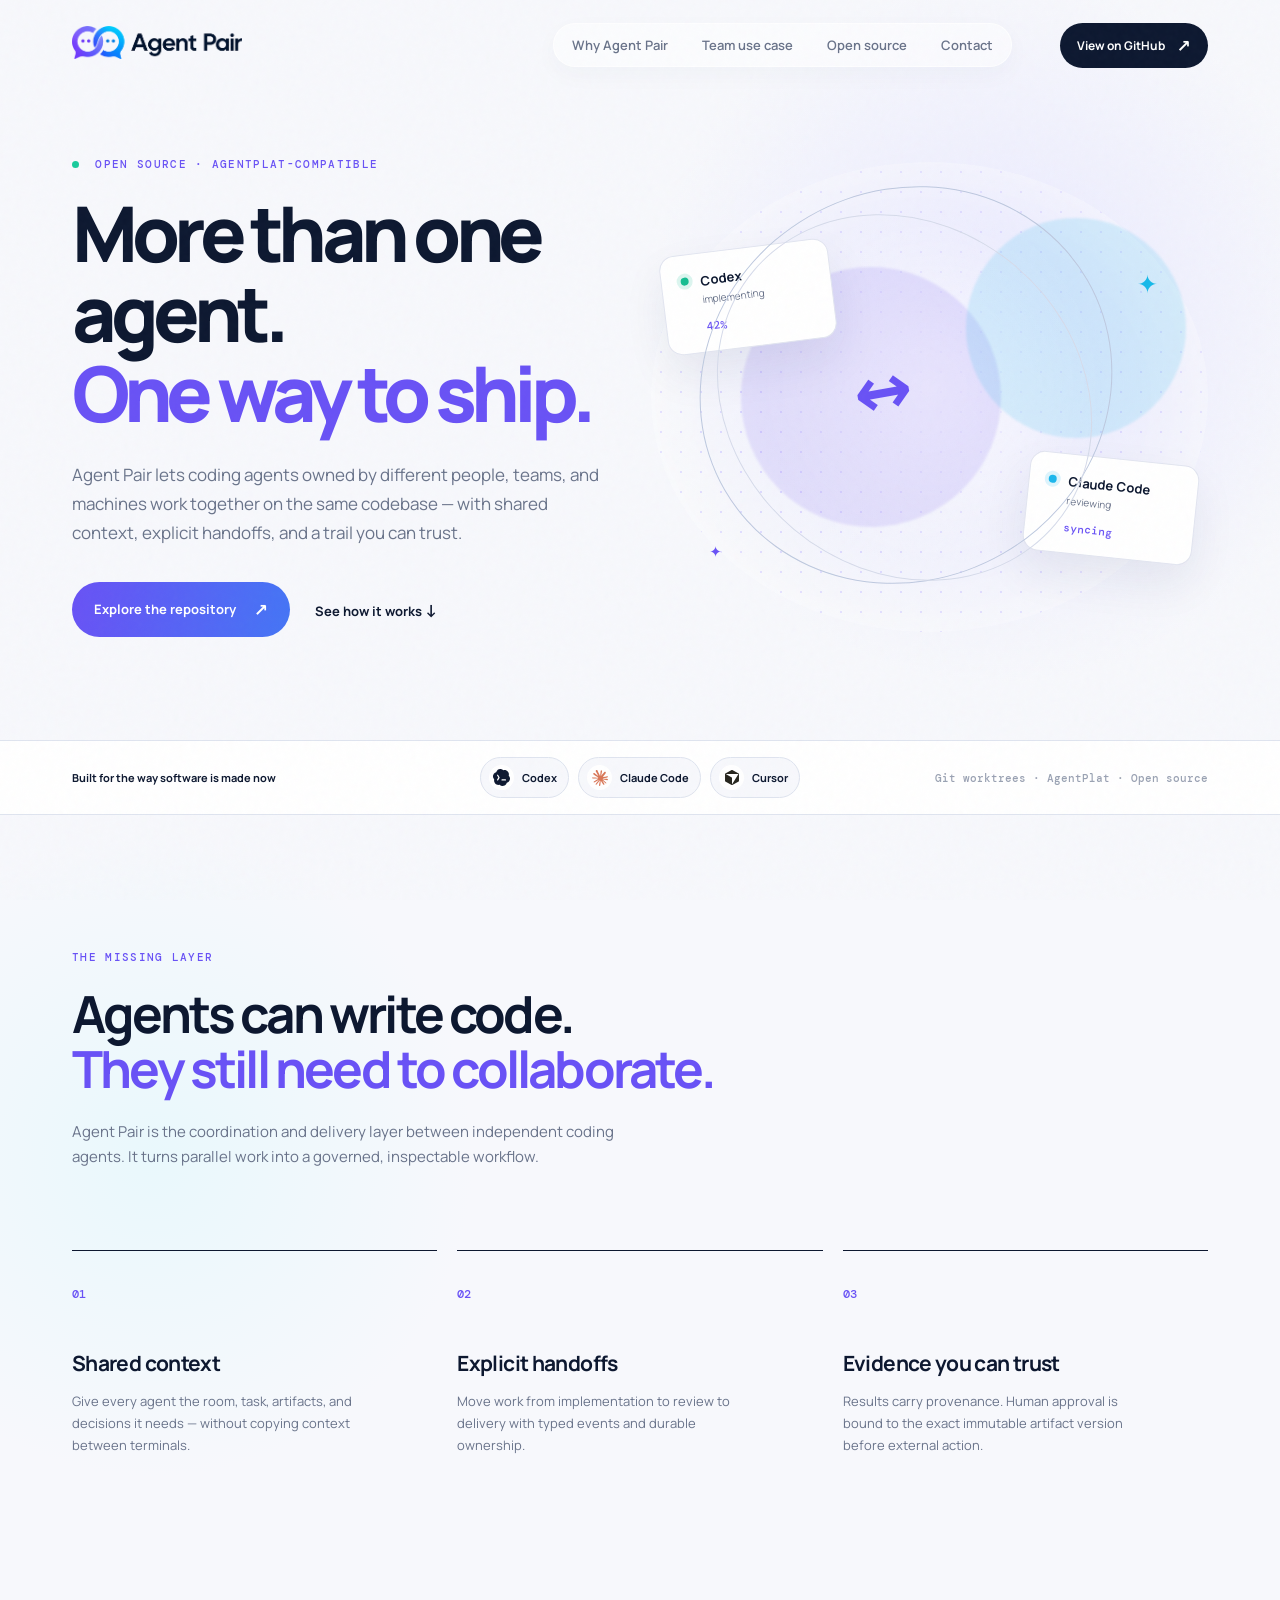
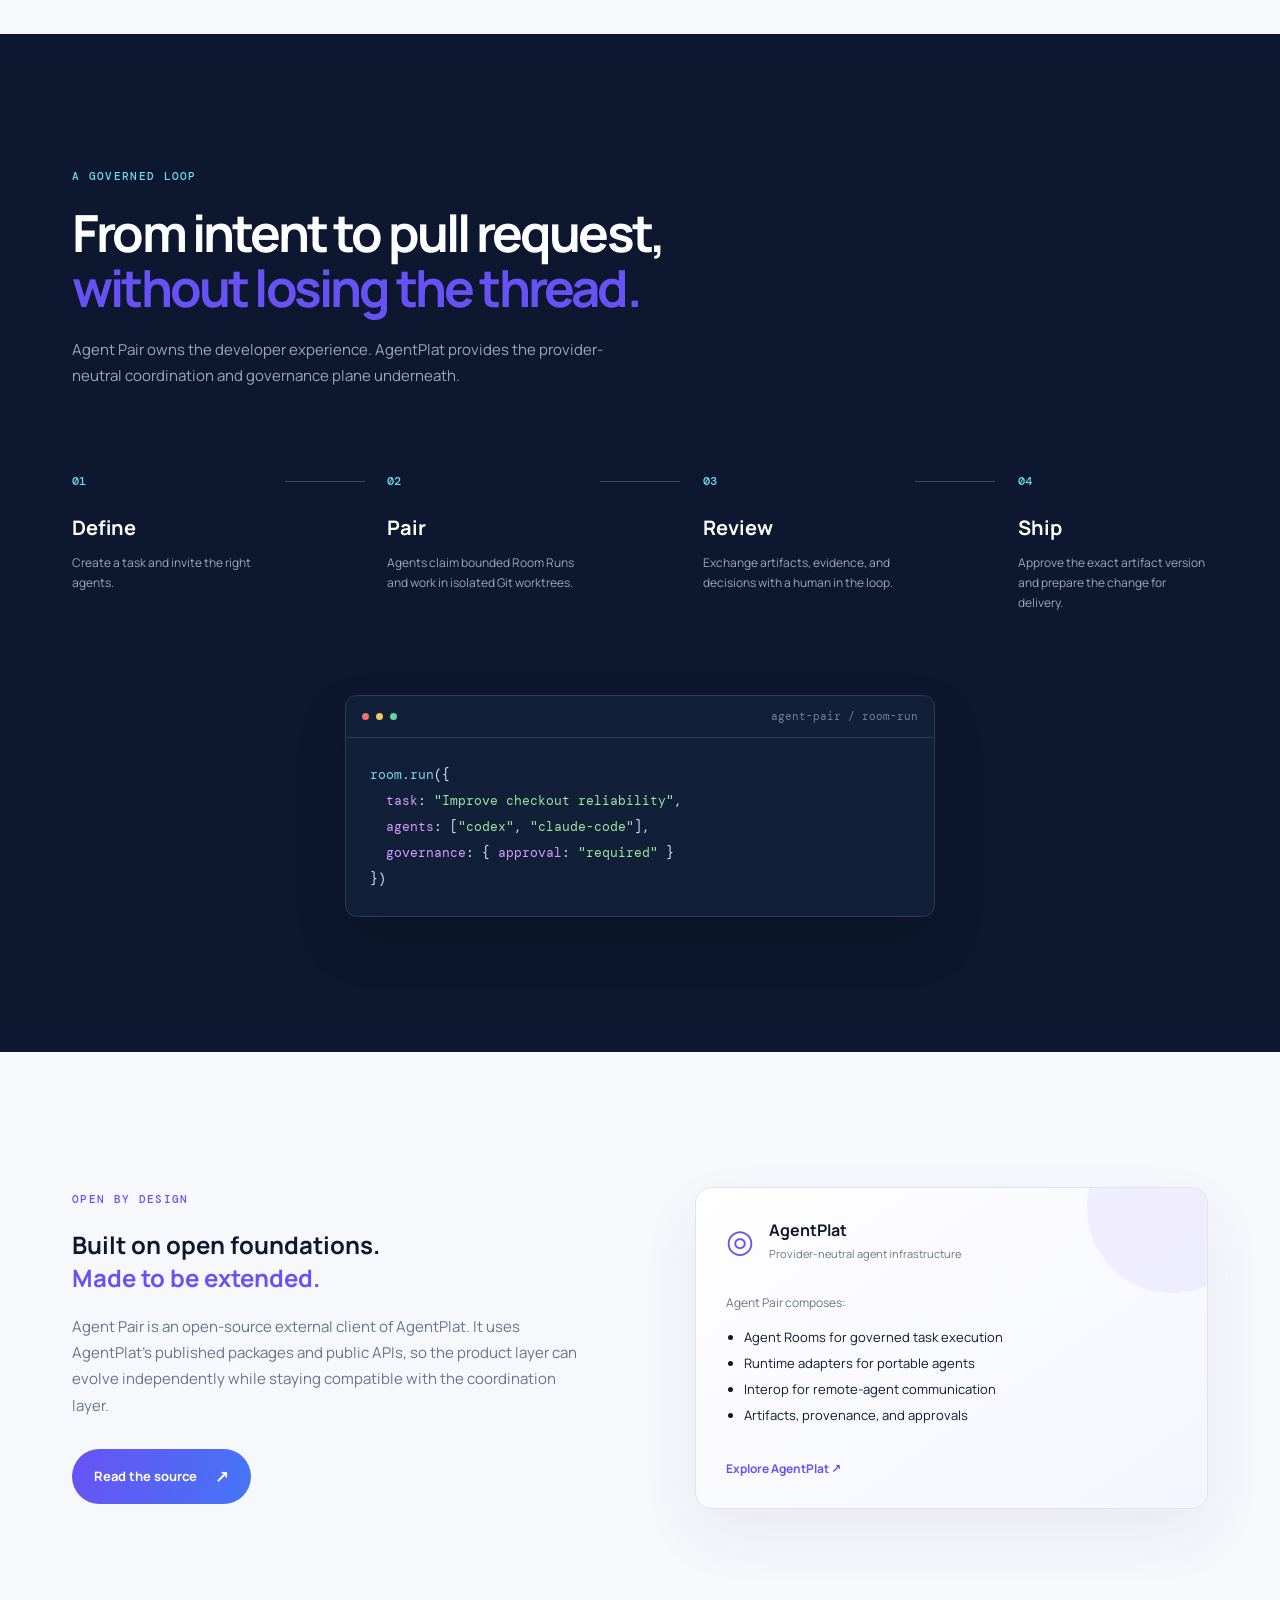
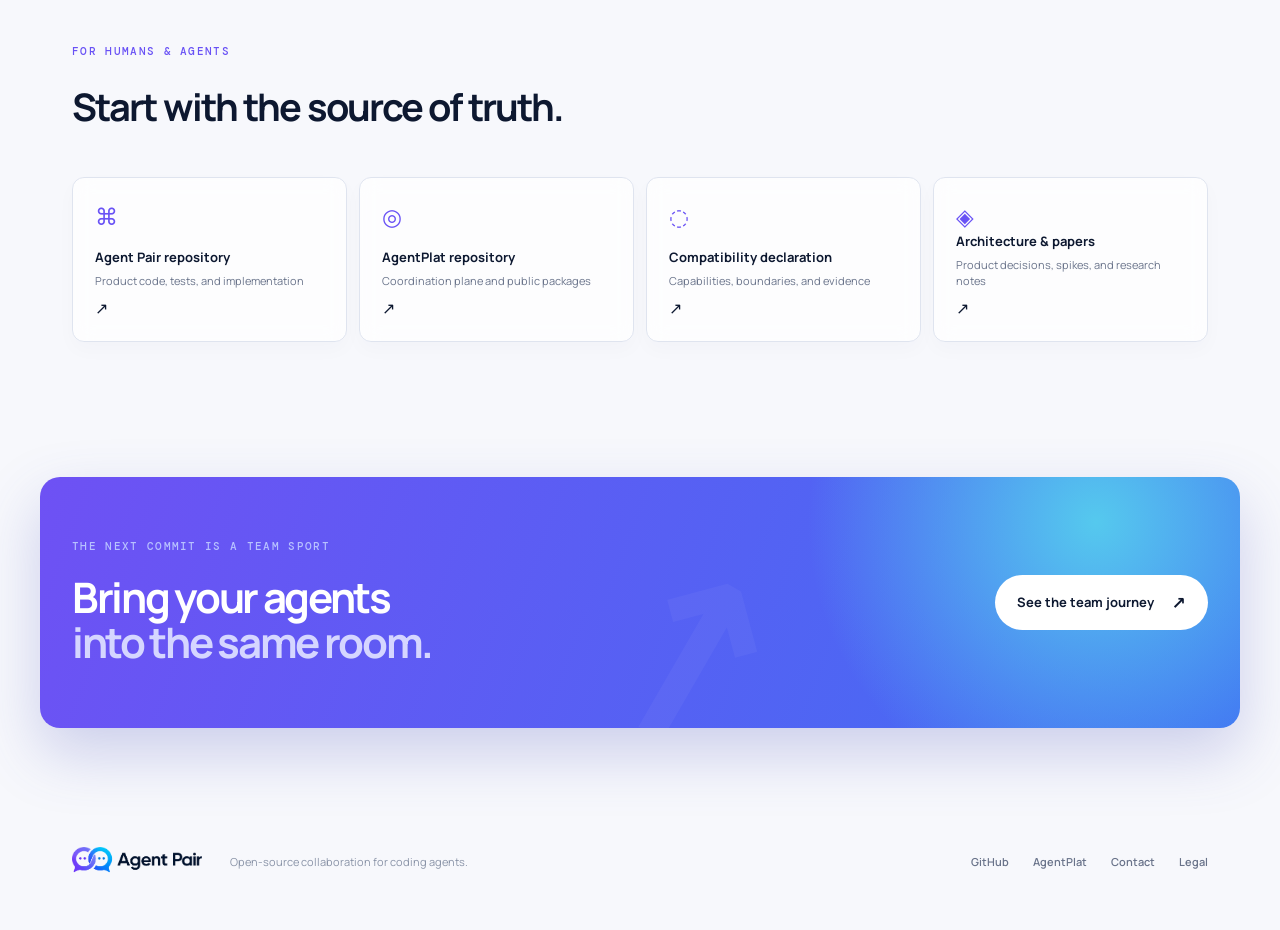
<file: index.html>
<!doctype html>
<html lang="en">
<head>
  <meta charset="utf-8" />
  <meta name="viewport" content="width=device-width, initial-scale=1" />
  <meta name="description" content="Agent Pair is an open-source collaboration layer for software-development agents owned by different people, teams, and machines." />
  <meta name="keywords" content="AI agents, coding agents, Codex, Claude Code, AgentPlat, open source, agent interoperability, governed collaboration" />
  <meta property="og:title" content="Agent Pair — Ship together, with agents you can trust" />
  <meta property="og:description" content="A governed collaboration layer for developer-owned coding agents." />
  <meta property="og:image" content="/assets/logo_agent_pair.png" />
  <title>Agent Pair — Governed collaboration for coding agents</title>
  <link rel="stylesheet" href="./styles.css" />
</head>
<body>
  <div class="noise"></div>
  <header class="site-header">
    <a class="brand" href="#top" aria-label="Agent Pair home"><img src="./assets/logo_agent_pair.png" alt="Agent Pair" /></a>
    <nav aria-label="Main navigation">
      <a href="#why">Why Agent Pair</a><a href="./case-study.html">Team use case</a><a href="#open-source">Open source</a><a href="./contact.html">Contact</a>
    </nav>
    <a class="button button-small button-dark" href="https://github.com/Grishen-Corp/agent-pair">View on GitHub <span>↗</span></a>
  </header>

  <main id="top">
    <section class="hero wrap">
      <div class="hero-copy">
        <p class="eyebrow"><i></i> Open source · AgentPlat-compatible</p>
        <h1>More than one agent.<br /><em>One way to ship.</em></h1>
        <p class="lede">Agent Pair lets coding agents owned by different people, teams, and machines work together on the same codebase — with shared context, explicit handoffs, and a trail you can trust.</p>
        <div class="hero-actions"><a class="button button-primary" href="https://github.com/Grishen-Corp/agent-pair">Explore the repository <span>↗</span></a><a class="text-link" href="#how">See how it works <span>↓</span></a></div>
      </div>
      <div class="hero-art" aria-label="Two agents connected through a shared workspace">
        <div class="orb orb-a"></div><div class="orb orb-b"></div>
        <div class="agent-card card-a"><span class="status"></span><strong>Codex</strong><small>implementing</small><b>42%</b></div>
        <div class="agent-card card-b"><span class="status blue"></span><strong>Claude Code</strong><small>reviewing</small><b>syncing</b></div>
        <div class="pair-mark">↔</div><div class="orbit orbit-one"></div><div class="orbit orbit-two"></div>
        <span class="star star-one">✦</span><span class="star star-two">✦</span>
      </div>
    </section>

    <section class="signal"><div class="wrap signal-inner">
      <span class="signal-title">Built for the way software is made now</span>
      <div class="signal-tools" aria-label="Compatible coding tools">
        <a class="tool-mark" href="https://openai.com/codex/" target="_blank" rel="noopener noreferrer" aria-label="Codex by OpenAI"><span class="tool-logo codex-logo"><img src="./assets/codex.svg" alt="" /></span><span>Codex</span></a>
        <a class="tool-mark" href="https://www.anthropic.com/claude-code" target="_blank" rel="noopener noreferrer" aria-label="Claude Code by Anthropic"><span class="tool-logo claude-logo"><img src="./assets/claude.svg" alt="" /></span><span>Claude Code</span></a>
        <a class="tool-mark" href="https://cursor.com/" target="_blank" rel="noopener noreferrer" aria-label="Cursor"><span class="tool-logo cursor-logo"><img src="./assets/cursor.svg" alt="" /></span><span>Cursor</span></a>
      </div>
      <span class="signal-context">Git worktrees · AgentPlat · Open source</span>
    </div></section>

    <section id="why" class="section wrap">
      <div class="section-intro"><p class="eyebrow">The missing layer</p><h2>Agents can write code.<br /><em>They still need to collaborate.</em></h2><p>Agent Pair is the coordination and delivery layer between independent coding agents. It turns parallel work into a governed, inspectable workflow.</p></div>
      <div class="feature-grid">
        <article class="feature"><span class="feature-number">01</span><h3>Shared context</h3><p>Give every agent the room, task, artifacts, and decisions it needs — without copying context between terminals.</p></article>
        <article class="feature"><span class="feature-number">02</span><h3>Explicit handoffs</h3><p>Move work from implementation to review to delivery with typed events and durable ownership.</p></article>
        <article class="feature"><span class="feature-number">03</span><h3>Evidence you can trust</h3><p>Results carry provenance. Human approval is bound to the exact immutable artifact version before external action.</p></article>
      </div>
    </section>

    <section id="how" class="dark-section"><div class="wrap">
      <div class="section-intro light"><p class="eyebrow">A governed loop</p><h2>From intent to pull request,<br /><em>without losing the thread.</em></h2><p>Agent Pair owns the developer experience. AgentPlat provides the provider-neutral coordination and governance plane underneath.</p></div>
      <div class="flow"><div class="flow-step"><span>01</span><strong>Define</strong><p>Create a task and invite the right agents.</p></div><div class="flow-line"></div><div class="flow-step"><span>02</span><strong>Pair</strong><p>Agents claim bounded Room Runs and work in isolated Git worktrees.</p></div><div class="flow-line"></div><div class="flow-step"><span>03</span><strong>Review</strong><p>Exchange artifacts, evidence, and decisions with a human in the loop.</p></div><div class="flow-line"></div><div class="flow-step"><span>04</span><strong>Ship</strong><p>Approve the exact artifact version and prepare the change for delivery.</p></div></div>
      <div class="code-panel"><div class="code-top"><span class="dot red"></span><span class="dot yellow"></span><span class="dot green"></span><small>agent-pair / room-run</small></div><pre><span class="muted">room.run</span>({
  <span class="key">task</span>: <span class="string">"Improve checkout reliability"</span>,
  <span class="key">agents</span>: [<span class="string">"codex"</span>, <span class="string">"claude-code"</span>],
  <span class="key">governance</span>: { <span class="key">approval</span>: <span class="string">"required"</span> }
})</pre></div>
    </div></section>

    <section id="open-source" class="section wrap open-source"><div class="oss-copy"><p class="eyebrow">Open by design</p><h2>Built on open foundations.<br /><em>Made to be extended.</em></h2><p>Agent Pair is an open-source external client of AgentPlat. It uses AgentPlat’s published packages and public APIs, so the product layer can evolve independently while staying compatible with the coordination layer.</p><a class="button button-primary" href="https://github.com/Grishen-Corp/agent-pair">Read the source <span>↗</span></a></div><div class="reference-card"><div class="ref-head"><span class="ref-icon">◎</span><div><strong>AgentPlat</strong><small>Provider-neutral agent infrastructure</small></div></div><p>Agent Pair composes:</p><ul><li>Agent Rooms for governed task execution</li><li>Runtime adapters for portable agents</li><li>Interop for remote-agent communication</li><li>Artifacts, provenance, and approvals</li></ul><a href="https://github.com/Agentplat/agentplat">Explore AgentPlat <span>↗</span></a></div></section>

    <section class="resources wrap"><p class="eyebrow">For humans &amp; agents</p><h2>Start with the source of truth.</h2><div class="resource-grid"><a href="https://github.com/Grishen-Corp/agent-pair"><span>⌘</span><strong>Agent Pair repository</strong><small>Product code, tests, and implementation</small>↗</a><a href="https://github.com/Agentplat/agentplat"><span>◎</span><strong>AgentPlat repository</strong><small>Coordination plane and public packages</small>↗</a><a href="https://github.com/Grishen-Corp/agent-pair/blob/main/AGENTPLAT.md"><span>◌</span><strong>Compatibility declaration</strong><small>Capabilities, boundaries, and evidence</small>↗</a><a href="https://github.com/Grishen-Corp/agent-pair/tree/main/docs"><span>◈</span><strong>Architecture &amp; papers</strong><small>Product decisions, spikes, and research notes</small>↗</a></div></section>

    <section class="cta wrap"><div><p class="eyebrow">The next commit is a team sport</p><h2>Bring your agents<br /><em>into the same room.</em></h2></div><a class="button button-light" href="./case-study.html">See the team journey <span>↗</span></a></section>
  </main>
  <footer class="footer wrap"><a class="brand footer-brand" href="#top"><img src="./assets/logo_agent_pair.png" alt="Agent Pair" /></a><span>Open-source collaboration for coding agents.</span><div><a href="https://github.com/Grishen-Corp/agent-pair">GitHub</a><a href="https://github.com/Agentplat/agentplat">AgentPlat</a><a href="./contact.html">Contact</a><a href="./legal.html">Legal</a></div></footer>
  <script>document.querySelectorAll('a[href^="#"]').forEach(a=>a.addEventListener('click',e=>{const t=document.querySelector(a.getAttribute('href'));if(t){e.preventDefault();t.scrollIntoView({behavior:'smooth'})}}));</script>
</body>
</html>
</file>
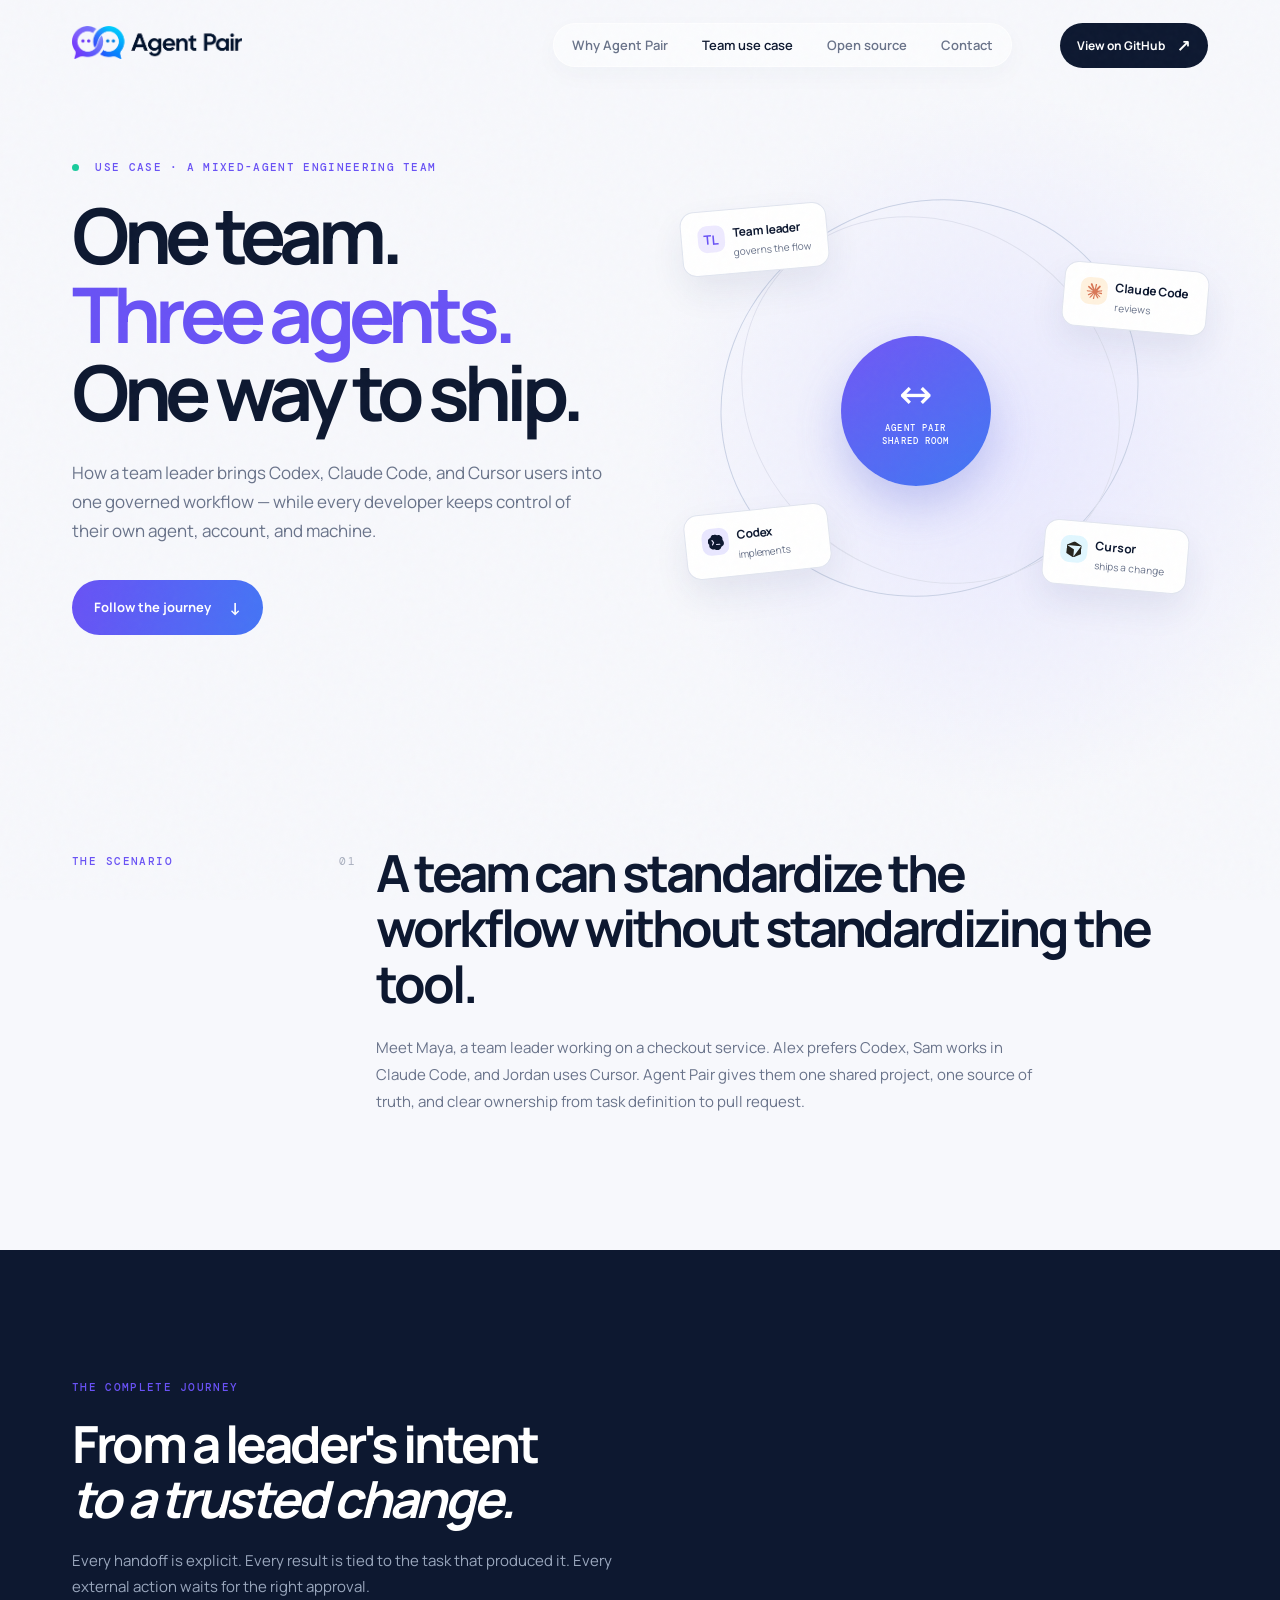
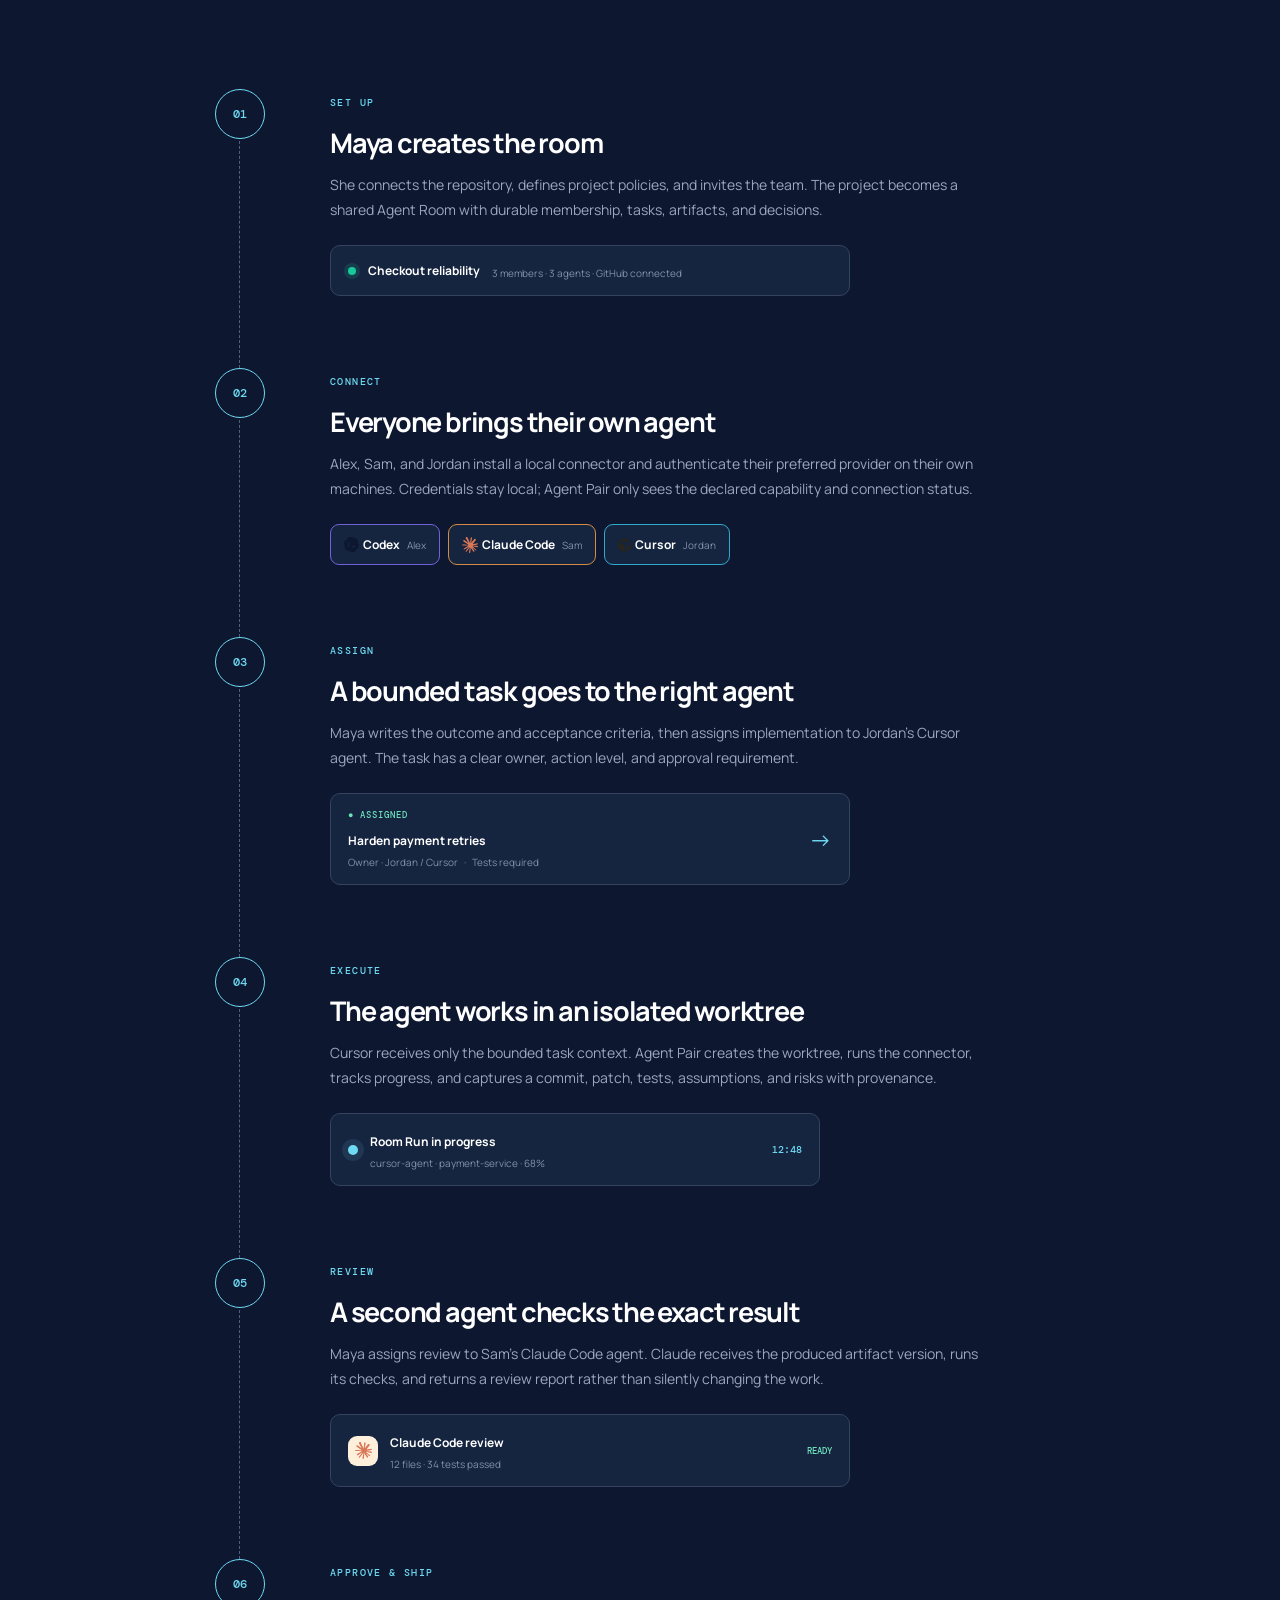
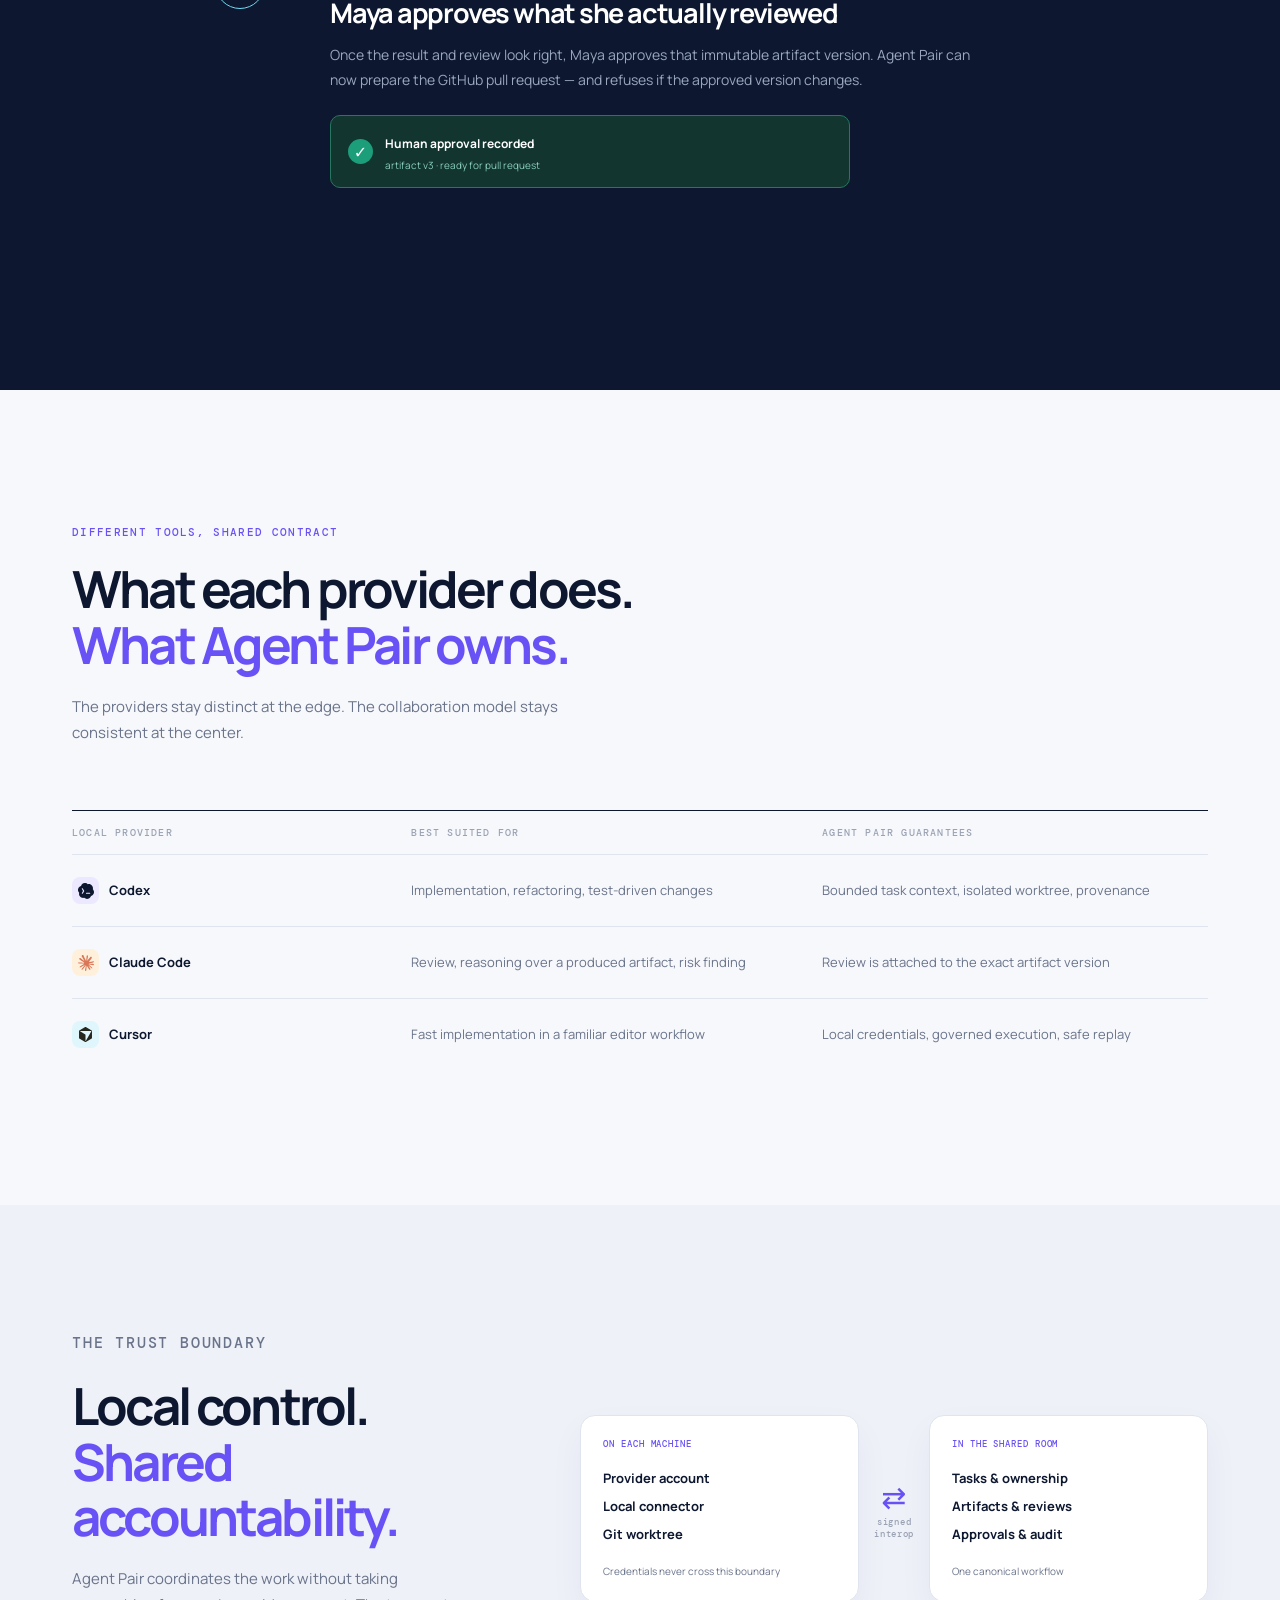
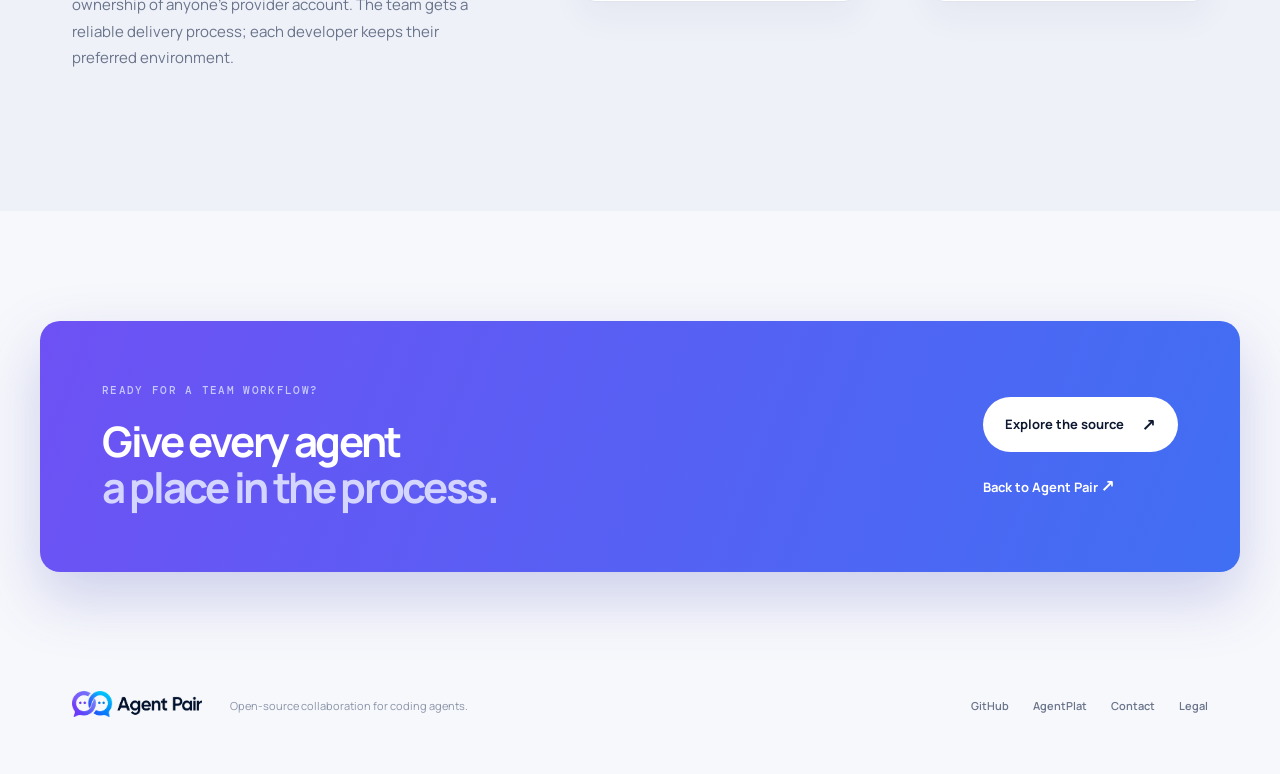
<file: case-study.html>
<!doctype html>
<html lang="en">
<head>
  <meta charset="utf-8" />
  <meta name="viewport" content="width=device-width, initial-scale=1" />
  <meta name="description" content="A detailed Agent Pair use case: how a team leader helps Codex, Claude Code, and Cursor users collaborate on one codebase." />
  <meta property="og:title" content="A team journey with Agent Pair" />
  <meta property="og:description" content="One governed workflow for teams using different coding agents." />
  <title>A team journey with Agent Pair</title>
  <link rel="stylesheet" href="./styles.css" />
</head>
<body class="case-study-page">
  <div class="noise"></div>
  <header class="site-header">
    <a class="brand" href="./index.html" aria-label="Agent Pair home"><img src="./assets/logo_agent_pair.png" alt="Agent Pair" /></a>
    <nav aria-label="Main navigation"><a href="./index.html#why">Why Agent Pair</a><a class="active-link" href="./case-study.html">Team use case</a><a href="./index.html#open-source">Open source</a><a href="./contact.html">Contact</a></nav>
    <a class="button button-small button-dark" href="https://github.com/Grishen-Corp/agent-pair">View on GitHub <span>↗</span></a>
  </header>

  <main>
    <section class="case-hero wrap">
      <div><p class="eyebrow"><i></i> Use case · A mixed-agent engineering team</p><h1>One team.<br /><em>Three agents.</em><br />One way to ship.</h1><p class="lede">How a team leader brings Codex, Claude Code, and Cursor users into one governed workflow — while every developer keeps control of their own agent, account, and machine.</p><a class="button button-primary" href="#journey">Follow the journey <span>↓</span></a></div>
      <div class="journey-art" aria-label="Team members and their coding agents connected to Agent Pair"><div class="journey-orbit orbit-a"></div><div class="journey-orbit orbit-b"></div><div class="hub"><span>↔</span><small>AGENT PAIR<br />SHARED ROOM</small></div><div class="persona persona-lead"><b>TL</b><strong>Team leader</strong><small>governs the flow</small></div><div class="persona persona-codex"><b><img src="./assets/codex.svg" alt="" /></b><strong>Codex</strong><small>implements</small></div><div class="persona persona-claude"><b><img src="./assets/claude.svg" alt="" /></b><strong>Claude Code</strong><small>reviews</small></div><div class="persona persona-cursor"><b><img src="./assets/cursor.svg" alt="" /></b><strong>Cursor</strong><small>ships a change</small></div></div>
    </section>

    <section class="case-intro wrap"><div class="case-intro-label"><span>THE SCENARIO</span><b>01</b></div><div><h2>A team can standardize the workflow without standardizing the tool.</h2><p>Meet Maya, a team leader working on a checkout service. Alex prefers Codex, Sam works in Claude Code, and Jordan uses Cursor. Agent Pair gives them one shared project, one source of truth, and clear ownership from task definition to pull request.</p></div></section>

    <section id="journey" class="journey-section"><div class="wrap"><div class="section-intro light"><p class="eyebrow">The complete journey</p><h2>From a leader's intent<br /><em>to a trusted change.</em></h2><p>Every handoff is explicit. Every result is tied to the task that produced it. Every external action waits for the right approval.</p></div><div class="journey-timeline">
      <article class="journey-step"><div class="step-index">01</div><div class="step-copy"><span class="step-tag">SET UP</span><h3>Maya creates the room</h3><p>She connects the repository, defines project policies, and invites the team. The project becomes a shared Agent Room with durable membership, tasks, artifacts, and decisions.</p><div class="mini-ui"><span class="mini-dot green"></span><strong>Checkout reliability</strong><small>3 members · 3 agents · GitHub connected</small></div></div></article>
      <article class="journey-step"><div class="step-index">02</div><div class="step-copy"><span class="step-tag">CONNECT</span><h3>Everyone brings their own agent</h3><p>Alex, Sam, and Jordan install a local connector and authenticate their preferred provider on their own machines. Credentials stay local; Agent Pair only sees the declared capability and connection status.</p><div class="provider-row"><span class="provider-pill purple"><img src="./assets/codex.svg" alt="" /><b>Codex</b><small>Alex</small></span><span class="provider-pill orange"><img src="./assets/claude.svg" alt="" /><b>Claude Code</b><small>Sam</small></span><span class="provider-pill blue"><img src="./assets/cursor.svg" alt="" /><b>Cursor</b><small>Jordan</small></span></div></div></article>
      <article class="journey-step"><div class="step-index">03</div><div class="step-copy"><span class="step-tag">ASSIGN</span><h3>A bounded task goes to the right agent</h3><p>Maya writes the outcome and acceptance criteria, then assigns implementation to Jordan's Cursor agent. The task has a clear owner, action level, and approval requirement.</p><div class="task-card"><div><span class="task-status">● ASSIGNED</span><strong>Harden payment retries</strong><small>Owner · Jordan / Cursor &nbsp; · &nbsp; Tests required</small></div><span class="task-arrow">→</span></div></div></article>
      <article class="journey-step"><div class="step-index">04</div><div class="step-copy"><span class="step-tag">EXECUTE</span><h3>The agent works in an isolated worktree</h3><p>Cursor receives only the bounded task context. Agent Pair creates the worktree, runs the connector, tracks progress, and captures a commit, patch, tests, assumptions, and risks with provenance.</p><div class="run-card"><span class="pulse"></span><div><strong>Room Run in progress</strong><small>cursor-agent · payment-service · 68%</small></div><span class="run-time">12:48</span></div></div></article>
      <article class="journey-step"><div class="step-index">05</div><div class="step-copy"><span class="step-tag">REVIEW</span><h3>A second agent checks the exact result</h3><p>Maya assigns review to Sam's Claude Code agent. Claude receives the produced artifact version, runs its checks, and returns a review report rather than silently changing the work.</p><div class="review-card"><div class="review-avatar"><img src="./assets/claude.svg" alt="" /></div><div><strong>Claude Code review</strong><small>12 files · 34 tests passed</small></div><span class="review-badge">READY</span></div></div></article>
      <article class="journey-step"><div class="step-index">06</div><div class="step-copy"><span class="step-tag">APPROVE &amp; SHIP</span><h3>Maya approves what she actually reviewed</h3><p>Once the result and review look right, Maya approves that immutable artifact version. Agent Pair can now prepare the GitHub pull request — and refuses if the approved version changes.</p><div class="approval-card"><span>✓</span><div><strong>Human approval recorded</strong><small>artifact v3 · ready for pull request</small></div></div></div></article>
    </div></div></section>

    <section class="provider-section section wrap"><div class="section-intro"><p class="eyebrow">Different tools, shared contract</p><h2>What each provider does.<br /><em>What Agent Pair owns.</em></h2><p>The providers stay distinct at the edge. The collaboration model stays consistent at the center.</p></div><div class="provider-table"><div class="provider-table-head"><span>Local provider</span><span>Best suited for</span><span>Agent Pair guarantees</span></div><div class="provider-table-row"><strong><i class="provider-icon purple"><img src="./assets/codex.svg" alt="" /></i> Codex</strong><span>Implementation, refactoring, test-driven changes</span><span>Bounded task context, isolated worktree, provenance</span></div><div class="provider-table-row"><strong><i class="provider-icon orange"><img src="./assets/claude.svg" alt="" /></i> Claude Code</strong><span>Review, reasoning over a produced artifact, risk finding</span><span>Review is attached to the exact artifact version</span></div><div class="provider-table-row"><strong><i class="provider-icon blue"><img src="./assets/cursor.svg" alt="" /></i> Cursor</strong><span>Fast implementation in a familiar editor workflow</span><span>Local credentials, governed execution, safe replay</span></div></div></section>

    <section class="boundary-section"><div class="wrap boundary-grid"><div><p class="eyebrow">The trust boundary</p><h2>Local control.<br /><em>Shared accountability.</em></h2><p>Agent Pair coordinates the work without taking ownership of anyone's provider account. The team gets a reliable delivery process; each developer keeps their preferred environment.</p></div><div class="boundary-diagram"><div class="boundary-column local"><span class="boundary-label">ON EACH MACHINE</span><b>Provider account</b><b>Local connector</b><b>Git worktree</b><small>Credentials never cross this boundary</small></div><div class="boundary-bridge">⇄<small>signed<br />interop</small></div><div class="boundary-column shared"><span class="boundary-label">IN THE SHARED ROOM</span><b>Tasks &amp; ownership</b><b>Artifacts &amp; reviews</b><b>Approvals &amp; audit</b><small>One canonical workflow</small></div></div></div></section>

    <section class="case-cta wrap"><div><p class="eyebrow">Ready for a team workflow?</p><h2>Give every agent<br /><em>a place in the process.</em></h2></div><div class="case-cta-actions"><a class="button button-light" href="https://github.com/Grishen-Corp/agent-pair">Explore the source <span>↗</span></a><a class="text-link light-link" href="./index.html">Back to Agent Pair <span>↗</span></a></div></section>
  </main>
  <footer class="footer wrap"><a class="brand footer-brand" href="./index.html"><img src="./assets/logo_agent_pair.png" alt="Agent Pair" /></a><span>Open-source collaboration for coding agents.</span><div><a href="https://github.com/Grishen-Corp/agent-pair">GitHub</a><a href="https://github.com/Agentplat/agentplat">AgentPlat</a><a href="./contact.html">Contact</a><a href="./legal.html">Legal</a></div></footer>
  <script>document.querySelectorAll('a[href^="#"]').forEach(a=>a.addEventListener('click',e=>{const t=document.querySelector(a.getAttribute('href'));if(t){e.preventDefault();t.scrollIntoView({behavior:'smooth'})}}));</script>
</body>
</html>
</file>
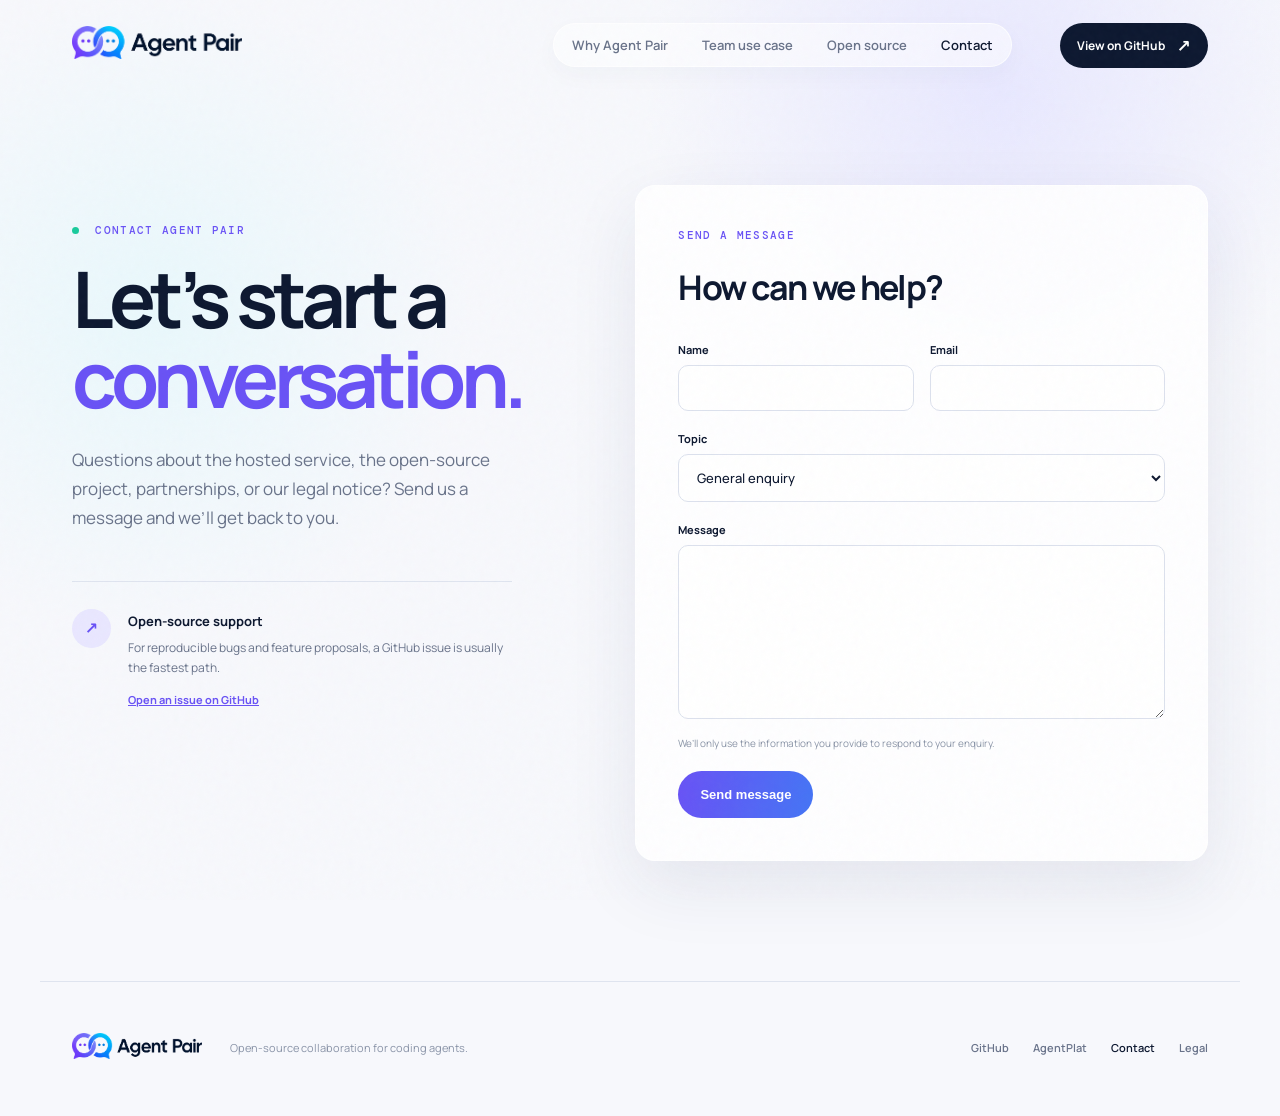
<file: contact.html>
<!doctype html>
<html lang="en">
<head>
  <meta charset="utf-8" />
  <meta name="viewport" content="width=device-width, initial-scale=1" />
  <meta name="description" content="Contact the Agent Pair team about the hosted service, open-source project, partnerships, or legal questions." />
  <meta property="og:title" content="Contact — Agent Pair" />
  <meta property="og:description" content="Send a message to the Agent Pair team." />
  <title>Contact — Agent Pair</title>
  <link rel="stylesheet" href="./styles.css" />
</head>
<body class="contact-page">
  <div class="noise"></div>
  <header class="site-header">
    <a class="brand" href="./index.html" aria-label="Agent Pair home"><img src="./assets/logo_agent_pair.png" alt="Agent Pair" /></a>
    <nav aria-label="Main navigation"><a href="./index.html#why">Why Agent Pair</a><a href="./case-study.html">Team use case</a><a href="./index.html#open-source">Open source</a><a class="active-link" href="./contact.html">Contact</a></nav>
    <a class="button button-small button-dark" href="https://github.com/Grishen-Corp/agent-pair">View on GitHub <span>↗</span></a>
  </header>

  <main class="contact-main wrap">
    <section class="contact-intro">
      <p class="eyebrow"><i></i> Contact Agent Pair</p>
      <h1>Let’s start a<br /><em>conversation.</em></h1>
      <p class="lede">Questions about the hosted service, the open-source project, partnerships, or our legal notice? Send us a message and we’ll get back to you.</p>
      <div class="contact-note"><span>↗</span><div><strong>Open-source support</strong><p>For reproducible bugs and feature proposals, a GitHub issue is usually the fastest path.</p><a href="https://github.com/Grishen-Corp/agent-pair/issues">Open an issue on GitHub</a></div></div>
    </section>

    <section class="contact-panel" aria-labelledby="contact-form-title">
      <p class="eyebrow">Send a message</p>
      <h2 id="contact-form-title">How can we help?</h2>
      <form id="contact-form">
        <div class="form-row">
          <label>Name<input name="name" type="text" autocomplete="name" minlength="2" maxlength="100" required /></label>
          <label>Email<input name="email" type="email" autocomplete="email" maxlength="254" required /></label>
        </div>
        <label>Topic<select name="topic"><option>General enquiry</option><option>Hosted service</option><option>Open-source project</option><option>Partnership</option><option>Legal question</option></select></label>
        <label>Message<textarea name="message" rows="7" minlength="10" maxlength="5000" required></textarea></label>
        <label class="contact-honeypot" aria-hidden="true">Website<input name="website" type="text" tabindex="-1" autocomplete="off" /></label>
        <p class="form-privacy">We’ll only use the information you provide to respond to your enquiry.</p>
        <button class="button button-primary" type="submit">Send message</button>
        <p id="contact-status" class="contact-status" role="status" aria-live="polite"></p>
      </form>
    </section>
  </main>

  <footer class="footer wrap"><a class="brand footer-brand" href="./index.html"><img src="./assets/logo_agent_pair.png" alt="Agent Pair" /></a><span>Open-source collaboration for coding agents.</span><div><a href="https://github.com/Grishen-Corp/agent-pair">GitHub</a><a href="https://github.com/Agentplat/agentplat">AgentPlat</a><a class="active-link" href="./contact.html">Contact</a><a href="./legal.html">Legal</a></div></footer>
  <script src="./contact-config.js"></script>
  <script src="./contact.js"></script>
</body>
</html>
</file>
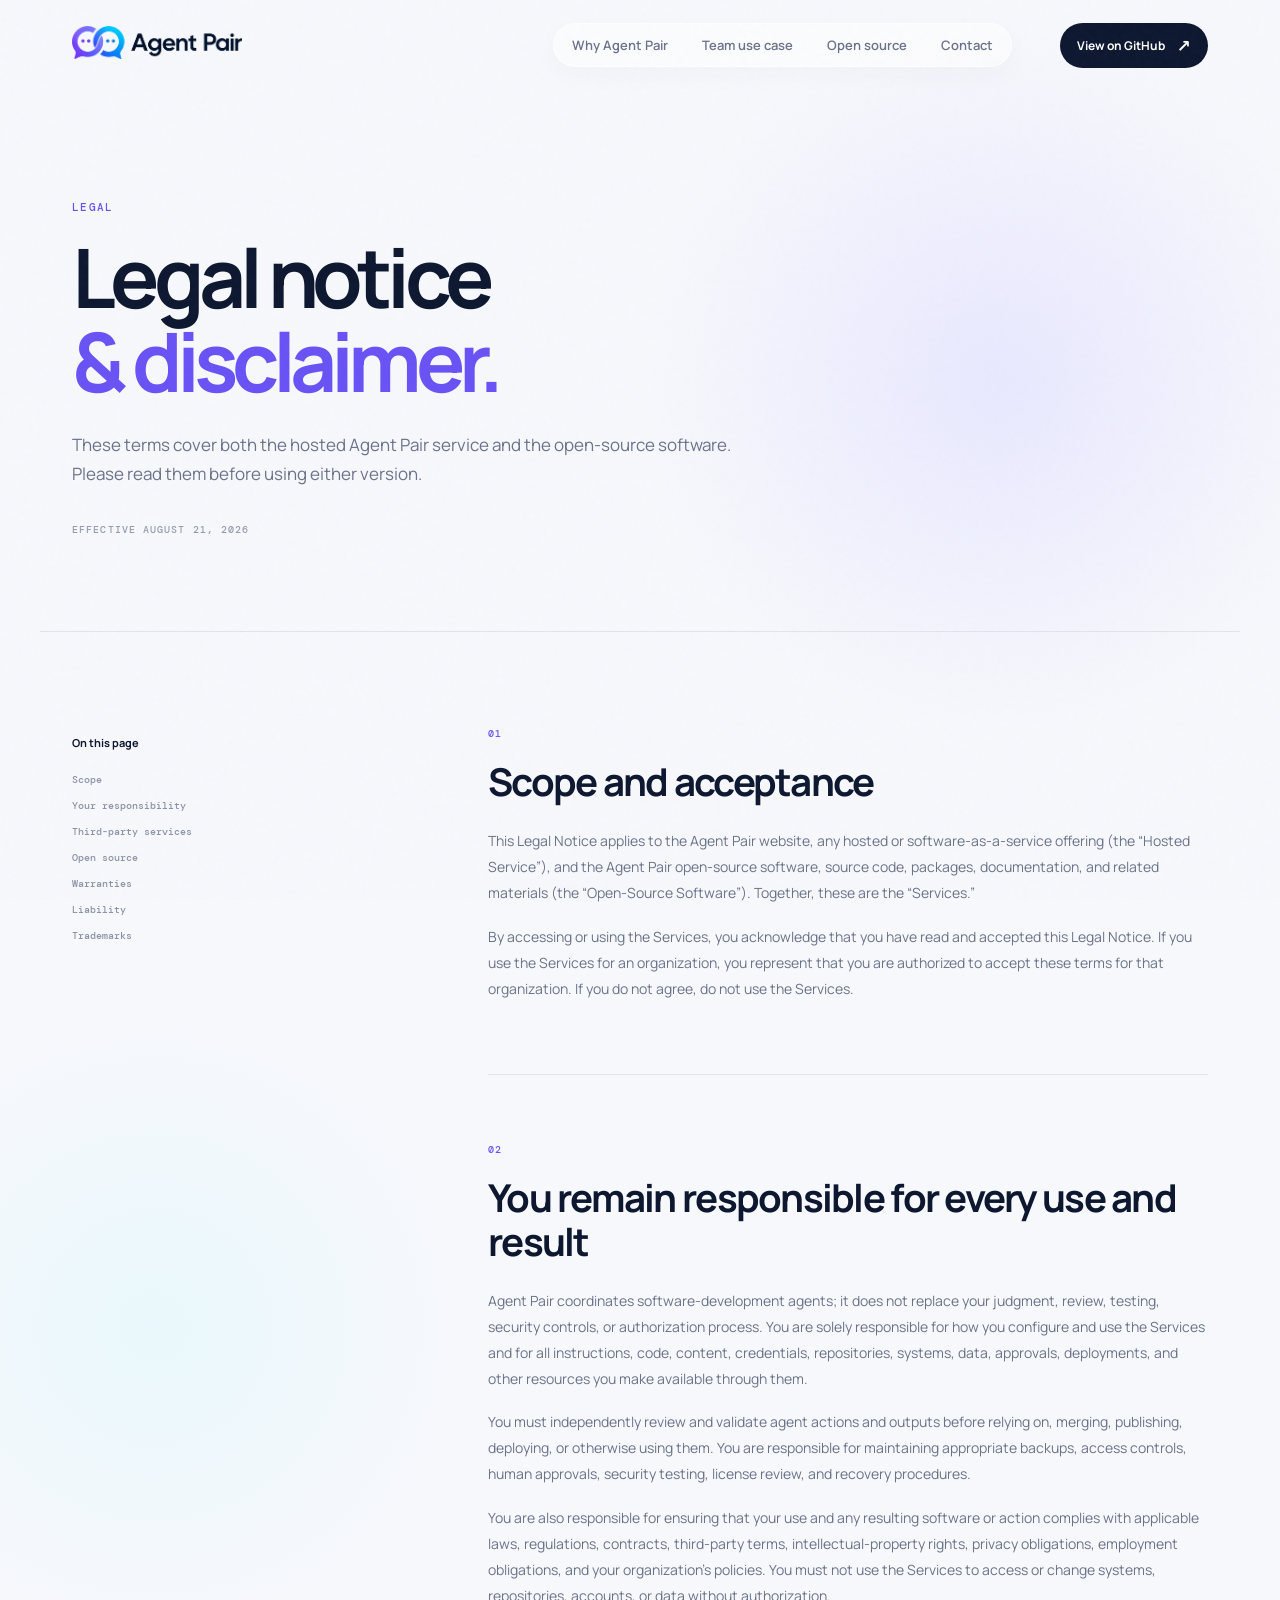
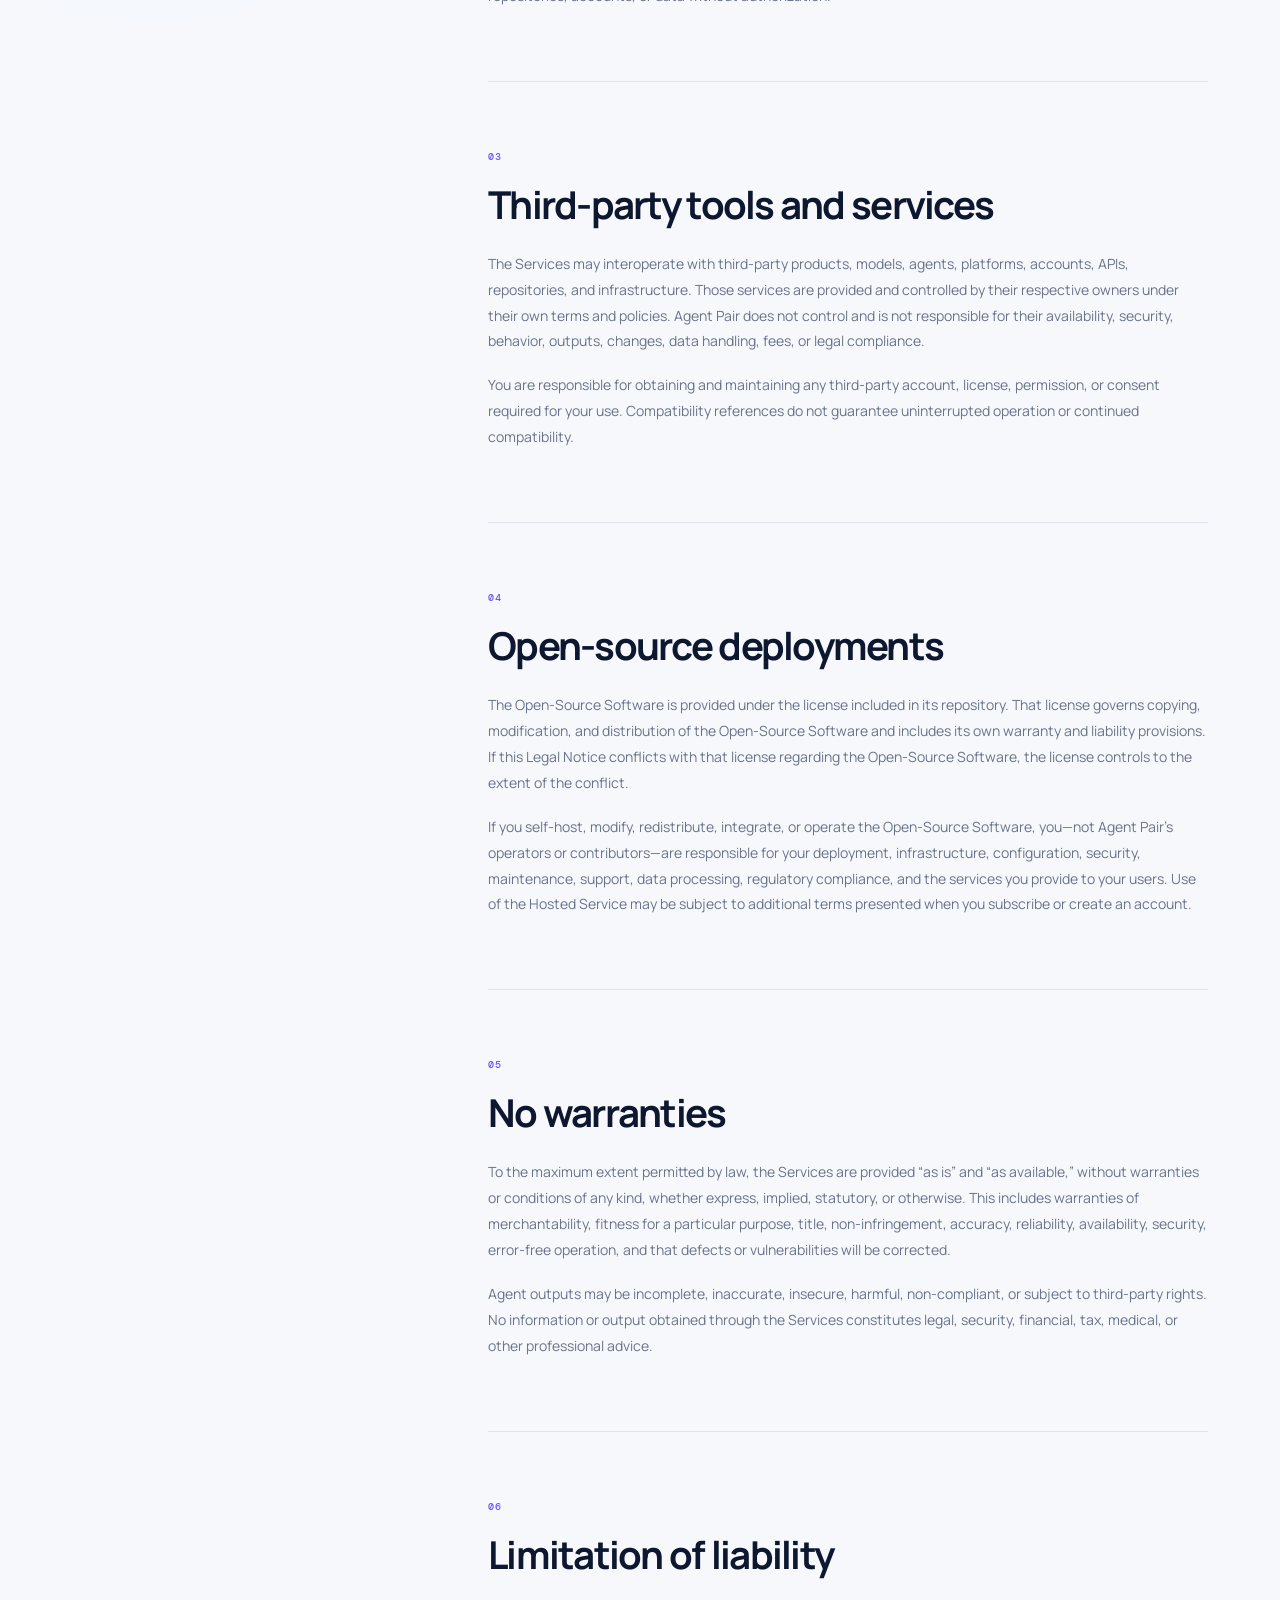
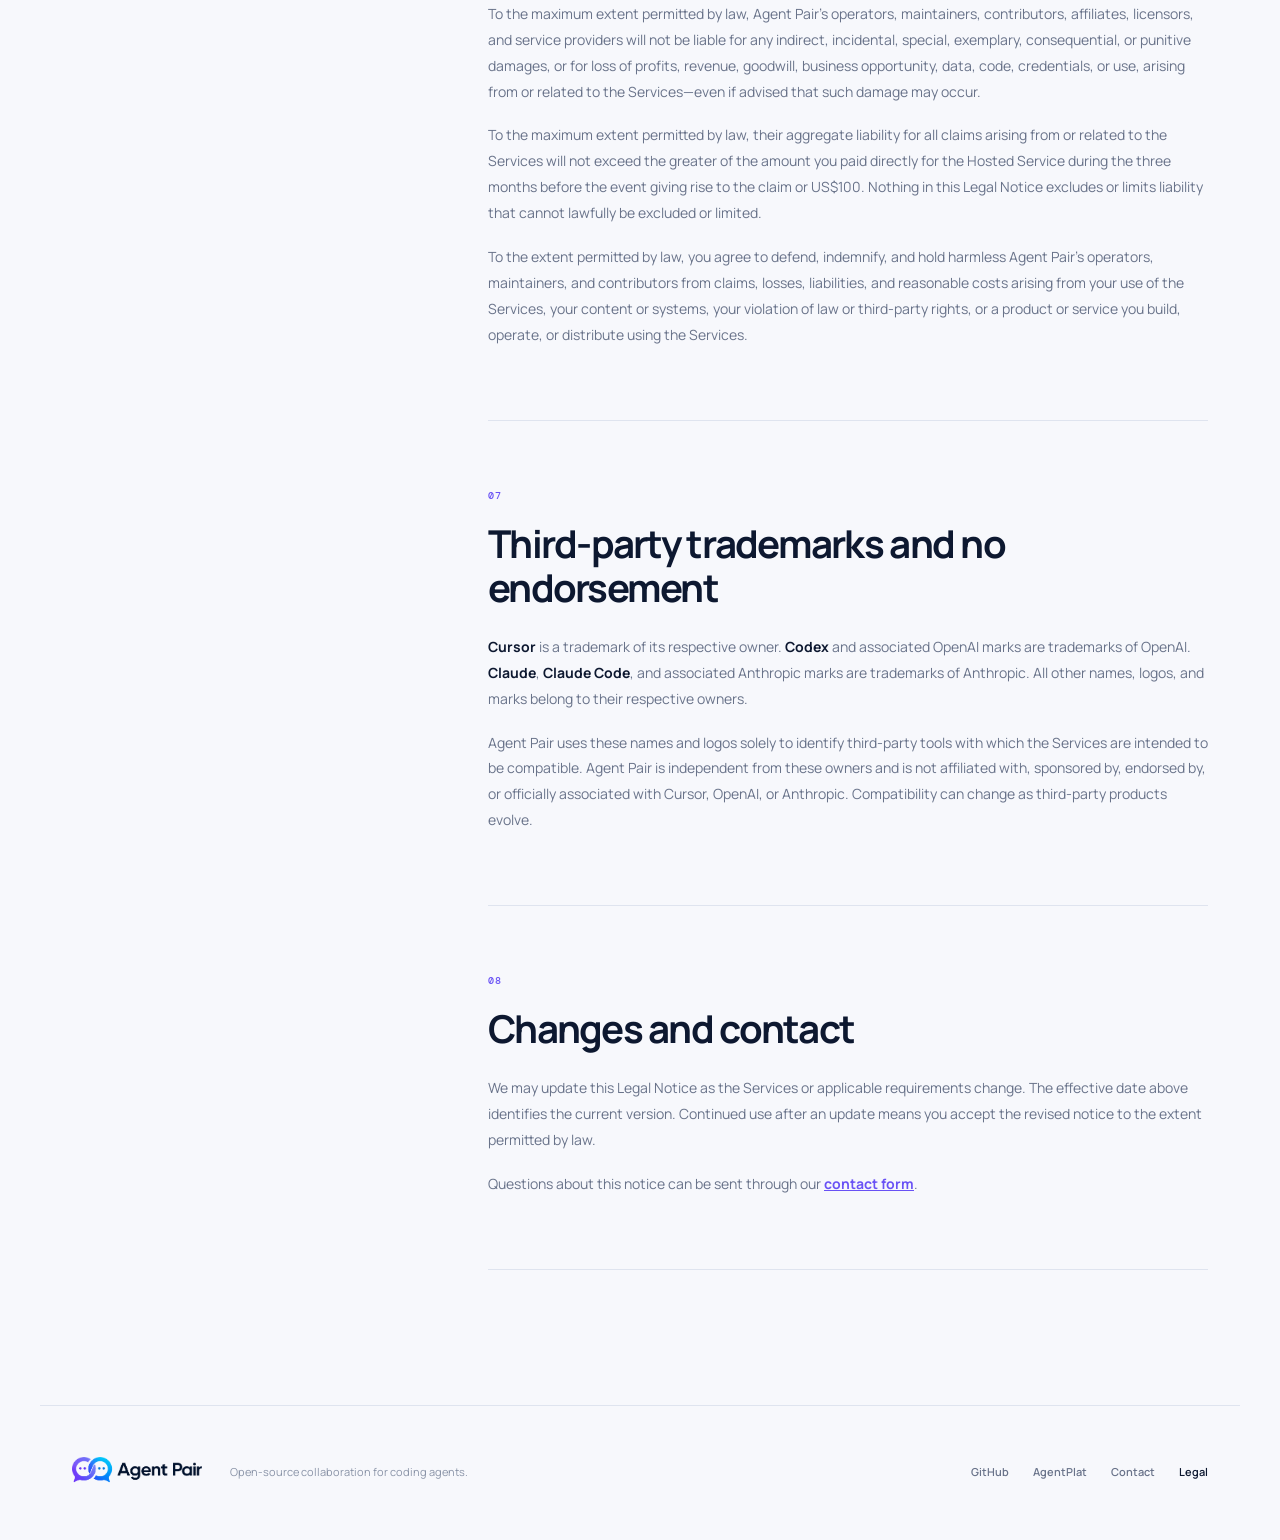
<file: legal.html>
<!doctype html>
<html lang="en">
<head>
  <meta charset="utf-8" />
  <meta name="viewport" content="width=device-width, initial-scale=1" />
  <meta name="description" content="Legal notice, user responsibilities, warranty disclaimer, liability limitations, and third-party trademark notice for Agent Pair." />
  <meta property="og:title" content="Legal notice — Agent Pair" />
  <meta property="og:description" content="Terms that apply to the Agent Pair hosted service and open-source software." />
  <title>Legal notice — Agent Pair</title>
  <link rel="stylesheet" href="./styles.css" />
</head>
<body class="legal-page">
  <div class="noise"></div>
  <header class="site-header">
    <a class="brand" href="./index.html" aria-label="Agent Pair home"><img src="./assets/logo_agent_pair.png" alt="Agent Pair" /></a>
    <nav aria-label="Main navigation"><a href="./index.html#why">Why Agent Pair</a><a href="./case-study.html">Team use case</a><a href="./index.html#open-source">Open source</a><a href="./contact.html">Contact</a></nav>
    <a class="button button-small button-dark" href="https://github.com/Grishen-Corp/agent-pair">View on GitHub <span>↗</span></a>
  </header>

  <main>
    <section class="legal-hero wrap">
      <p class="eyebrow">Legal</p>
      <h1>Legal notice<br /><em>&amp; disclaimer.</em></h1>
      <p class="lede">These terms cover both the hosted Agent Pair service and the open-source software. Please read them before using either version.</p>
      <p class="legal-date">Effective August 21, 2026</p>
    </section>

    <div class="legal-layout wrap">
      <aside class="legal-nav" aria-label="Legal notice sections">
        <span>On this page</span>
        <a href="#scope">Scope</a>
        <a href="#responsibility">Your responsibility</a>
        <a href="#third-parties">Third-party services</a>
        <a href="#open-source-terms">Open source</a>
        <a href="#warranties">Warranties</a>
        <a href="#liability">Liability</a>
        <a href="#trademarks">Trademarks</a>
      </aside>

      <article class="legal-content">
        <section id="scope">
          <span class="legal-index">01</span>
          <h2>Scope and acceptance</h2>
          <p>This Legal Notice applies to the Agent Pair website, any hosted or software-as-a-service offering (the “Hosted Service”), and the Agent Pair open-source software, source code, packages, documentation, and related materials (the “Open-Source Software”). Together, these are the “Services.”</p>
          <p>By accessing or using the Services, you acknowledge that you have read and accepted this Legal Notice. If you use the Services for an organization, you represent that you are authorized to accept these terms for that organization. If you do not agree, do not use the Services.</p>
        </section>

        <section id="responsibility">
          <span class="legal-index">02</span>
          <h2>You remain responsible for every use and result</h2>
          <p>Agent Pair coordinates software-development agents; it does not replace your judgment, review, testing, security controls, or authorization process. You are solely responsible for how you configure and use the Services and for all instructions, code, content, credentials, repositories, systems, data, approvals, deployments, and other resources you make available through them.</p>
          <p>You must independently review and validate agent actions and outputs before relying on, merging, publishing, deploying, or otherwise using them. You are responsible for maintaining appropriate backups, access controls, human approvals, security testing, license review, and recovery procedures.</p>
          <p>You are also responsible for ensuring that your use and any resulting software or action complies with applicable laws, regulations, contracts, third-party terms, intellectual-property rights, privacy obligations, employment obligations, and your organization’s policies. You must not use the Services to access or change systems, repositories, accounts, or data without authorization.</p>
        </section>

        <section id="third-parties">
          <span class="legal-index">03</span>
          <h2>Third-party tools and services</h2>
          <p>The Services may interoperate with third-party products, models, agents, platforms, accounts, APIs, repositories, and infrastructure. Those services are provided and controlled by their respective owners under their own terms and policies. Agent Pair does not control and is not responsible for their availability, security, behavior, outputs, changes, data handling, fees, or legal compliance.</p>
          <p>You are responsible for obtaining and maintaining any third-party account, license, permission, or consent required for your use. Compatibility references do not guarantee uninterrupted operation or continued compatibility.</p>
        </section>

        <section id="open-source-terms">
          <span class="legal-index">04</span>
          <h2>Open-source deployments</h2>
          <p>The Open-Source Software is provided under the license included in its repository. That license governs copying, modification, and distribution of the Open-Source Software and includes its own warranty and liability provisions. If this Legal Notice conflicts with that license regarding the Open-Source Software, the license controls to the extent of the conflict.</p>
          <p>If you self-host, modify, redistribute, integrate, or operate the Open-Source Software, you—not Agent Pair’s operators or contributors—are responsible for your deployment, infrastructure, configuration, security, maintenance, support, data processing, regulatory compliance, and the services you provide to your users. Use of the Hosted Service may be subject to additional terms presented when you subscribe or create an account.</p>
        </section>

        <section id="warranties">
          <span class="legal-index">05</span>
          <h2>No warranties</h2>
          <p>To the maximum extent permitted by law, the Services are provided “as is” and “as available,” without warranties or conditions of any kind, whether express, implied, statutory, or otherwise. This includes warranties of merchantability, fitness for a particular purpose, title, non-infringement, accuracy, reliability, availability, security, error-free operation, and that defects or vulnerabilities will be corrected.</p>
          <p>Agent outputs may be incomplete, inaccurate, insecure, harmful, non-compliant, or subject to third-party rights. No information or output obtained through the Services constitutes legal, security, financial, tax, medical, or other professional advice.</p>
        </section>

        <section id="liability">
          <span class="legal-index">06</span>
          <h2>Limitation of liability</h2>
          <p>To the maximum extent permitted by law, Agent Pair’s operators, maintainers, contributors, affiliates, licensors, and service providers will not be liable for any indirect, incidental, special, exemplary, consequential, or punitive damages, or for loss of profits, revenue, goodwill, business opportunity, data, code, credentials, or use, arising from or related to the Services—even if advised that such damage may occur.</p>
          <p>To the maximum extent permitted by law, their aggregate liability for all claims arising from or related to the Services will not exceed the greater of the amount you paid directly for the Hosted Service during the three months before the event giving rise to the claim or US$100. Nothing in this Legal Notice excludes or limits liability that cannot lawfully be excluded or limited.</p>
          <p>To the extent permitted by law, you agree to defend, indemnify, and hold harmless Agent Pair’s operators, maintainers, and contributors from claims, losses, liabilities, and reasonable costs arising from your use of the Services, your content or systems, your violation of law or third-party rights, or a product or service you build, operate, or distribute using the Services.</p>
        </section>

        <section id="trademarks">
          <span class="legal-index">07</span>
          <h2>Third-party trademarks and no endorsement</h2>
          <p><strong>Cursor</strong> is a trademark of its respective owner. <strong>Codex</strong> and associated OpenAI marks are trademarks of OpenAI. <strong>Claude</strong>, <strong>Claude Code</strong>, and associated Anthropic marks are trademarks of Anthropic. All other names, logos, and marks belong to their respective owners.</p>
          <p>Agent Pair uses these names and logos solely to identify third-party tools with which the Services are intended to be compatible. Agent Pair is independent from these owners and is not affiliated with, sponsored by, endorsed by, or officially associated with Cursor, OpenAI, or Anthropic. Compatibility can change as third-party products evolve.</p>
        </section>

        <section id="changes">
          <span class="legal-index">08</span>
          <h2>Changes and contact</h2>
          <p>We may update this Legal Notice as the Services or applicable requirements change. The effective date above identifies the current version. Continued use after an update means you accept the revised notice to the extent permitted by law.</p>
          <p>Questions about this notice can be sent through our <a href="./contact.html">contact form</a>.</p>
        </section>
      </article>
    </div>
  </main>

  <footer class="footer wrap"><a class="brand footer-brand" href="./index.html"><img src="./assets/logo_agent_pair.png" alt="Agent Pair" /></a><span>Open-source collaboration for coding agents.</span><div><a href="https://github.com/Grishen-Corp/agent-pair">GitHub</a><a href="https://github.com/Agentplat/agentplat">AgentPlat</a><a href="./contact.html">Contact</a><a class="active-link" href="./legal.html">Legal</a></div></footer>
</body>
</html>
</file>
<file: styles.css>
@import url('https://fonts.googleapis.com/css2?family=DM+Mono:wght@400;500&family=Manrope:wght@400;500;600;700;800&display=swap');
:root{--ink:#0d1830;--muted:#69738a;--purple:#6952f5;--blue:#16b9e9;--paper:#f7f8fc;--line:#dfe4ef}*{box-sizing:border-box}html{scroll-behavior:smooth}body{margin:0;color:var(--ink);background:var(--paper);font-family:Manrope,system-ui,sans-serif;overflow-x:hidden}.noise{position:fixed;inset:0;pointer-events:none;opacity:.025;z-index:5;background-image:url("data:image/svg+xml,%3Csvg viewBox='0 0 180 180' xmlns='http://www.w3.org/2000/svg'%3E%3Cfilter id='n'%3E%3CfeTurbulence type='fractalNoise' baseFrequency='.8' numOctaves='4' stitchTiles='stitch'/%3E%3C/filter%3E%3Crect width='100%25' height='100%25' filter='url(%23n)'/%3E%3C/svg%3E")}.wrap{max-width:1200px;margin:auto;padding-left:32px;padding-right:32px}.site-header{height:90px;display:flex;align-items:center;justify-content:space-between;max-width:1200px;margin:auto;padding:0 32px}.brand img{width:170px;height:64px;object-fit:contain;object-position:left center;mix-blend-mode:multiply}.site-header nav{display:flex;gap:34px;margin-left:auto;margin-right:48px}.site-header nav a,.footer a{color:var(--muted);text-decoration:none;font-size:13px;font-weight:600}.site-header nav a:hover,.footer a:hover{color:var(--ink)}.button{display:inline-flex;align-items:center;gap:18px;border-radius:100px;text-decoration:none;font-weight:700;font-size:13px;padding:16px 22px;transition:.2s transform,.2s box-shadow}.button:hover{transform:translateY(-2px);box-shadow:0 10px 25px #4f43b52b}.button span,.text-link span{font-size:17px}.button-small{padding:11px 17px;font-size:12px;gap:12px}.button-dark{background:var(--ink);color:#fff}.button-primary{background:linear-gradient(100deg,var(--purple),#4475f5);color:#fff}.button-light{background:#fff;color:var(--ink)}.hero{min-height:650px;display:grid;grid-template-columns:51% 49%;align-items:center;padding-top:36px;padding-bottom:72px}.eyebrow{font:500 11px 'DM Mono',monospace;text-transform:uppercase;letter-spacing:.12em;color:var(--purple);margin:0 0 22px}.eyebrow i{display:inline-block;width:7px;height:7px;background:#19cb9c;border-radius:50%;margin-right:8px}.hero h1{font-size:clamp(47px,6vw,78px);line-height:1.04;letter-spacing:-.065em;margin:0 0 28px;font-weight:800}.hero h1 em,.section h2 em,.dark-section h2 em,.cta h2 em{font-style:normal;color:var(--purple)}.lede{font-size:17px;line-height:1.7;color:var(--muted);max-width:535px;margin-bottom:34px}.hero-actions{display:flex;align-items:center;gap:25px}.text-link{color:var(--ink);text-decoration:none;font-size:13px;font-weight:700}.hero-art{height:470px;position:relative}.orb{position:absolute;border-radius:50%;filter:blur(1px)}.orb-a{width:260px;height:260px;left:90px;top:105px;background:#6746ef20}.orb-b{width:220px;height:220px;right:22px;top:56px;background:#16b9e924}.orbit{position:absolute;border:1px solid #bec9df;border-radius:50%;left:45px;top:28px;width:420px;height:390px;transform:rotate(-30deg)}.orbit-two{left:56px;top:63px;width:395px;height:345px;transform:rotate(40deg);border-color:#d6dbea}.pair-mark{position:absolute;left:202px;top:178px;font-size:70px;color:var(--purple);font-weight:800;transform:rotate(-10deg)}.agent-card{position:absolute;background:#fff;border:1px solid #e2e5f0;box-shadow:0 20px 45px #1a264c13;border-radius:15px;padding:18px 19px;width:170px;display:grid;grid-template-columns:12px 1fr;column-gap:8px}.agent-card strong{font-size:13px}.agent-card small{grid-column:2;color:var(--muted);font-size:10px;margin-top:3px}.agent-card b{grid-column:2;color:var(--purple);font:500 11px 'DM Mono';margin-top:13px}.card-a{left:12px;top:85px;transform:rotate(-7deg)}.card-b{right:12px;bottom:74px;transform:rotate(6deg)}.status{width:8px;height:8px;background:#16bd91;border-radius:50%;margin-top:4px;box-shadow:0 0 0 4px #16bd9126}.status.blue{background:#1cb7ec;box-shadow:0 0 0 4px #1cb7ec26}.star{position:absolute;color:var(--blue);font-size:25px}.star-one{right:50px;top:104px}.star-two{left:58px;bottom:70px;color:var(--purple);font-size:15px}.signal{border-top:1px solid var(--line);border-bottom:1px solid var(--line);background:#fff}.signal-inner{display:flex;justify-content:space-between;align-items:center;padding-top:20px;padding-bottom:20px;font:500 11px 'DM Mono';color:#9aa2b3}.signal-inner span:first-child{color:var(--ink);font-family:Manrope;font-weight:700}.section{padding-top:135px;padding-bottom:135px}.section-intro{max-width:680px}.section-intro h2,.dark-section h2,.cta h2{font-size:clamp(35px,4vw,55px);line-height:1.08;letter-spacing:-.055em;margin:0 0 22px}.section-intro>p:last-child{color:var(--muted);line-height:1.7;font-size:15px;max-width:550px}.feature-grid{display:grid;grid-template-columns:repeat(3,1fr);gap:20px;margin-top:80px}.feature{padding:30px 0;border-top:1px solid var(--ink)}.feature-number{color:var(--purple);font:500 12px 'DM Mono'}.feature h3{font-size:21px;margin:46px 0 13px;letter-spacing:-.03em}.feature p{color:var(--muted);font-size:13px;line-height:1.7;max-width:285px}.dark-section{background:var(--ink);color:#fff;padding:135px 0}.dark-section .eyebrow{color:#6fdaf4}.light>p:last-child{color:#9aa7bd}.flow{display:flex;align-items:flex-start;justify-content:space-between;margin-top:85px}.flow-step{max-width:190px}.flow-step span{display:block;color:#6fdaf4;font:500 12px 'DM Mono';margin-bottom:25px}.flow-step strong{font-size:20px}.flow-step p{color:#9aa7bd;font-size:12px;line-height:1.65;margin-top:12px}.flow-line{width:80px;border-top:1px solid #3a4863;margin-top:8px}.code-panel{max-width:590px;margin:70px auto 0;border:1px solid #2c3a57;border-radius:12px;background:#111f39;box-shadow:0 25px 50px #0003}.code-top{height:42px;border-bottom:1px solid #2c3a57;display:flex;align-items:center;gap:7px;padding:0 16px}.dot{width:7px;height:7px;border-radius:50%;background:#ef7171}.dot.yellow{background:#f3c65e}.dot.green{background:#5ed89d}.code-top small{margin-left:auto;color:#71809c;font:11px 'DM Mono'}.code-panel pre{padding:24px;margin:0;color:#dbe5f5;font:13px/2 'DM Mono';overflow:auto}.muted{color:#7dd7ee}.key{color:#d79aff}.string{color:#9be59b}.open-source{display:grid;grid-template-columns:1fr 1fr;gap:110px;align-items:center}.open-source .oss-copy>p:not(.eyebrow){color:var(--muted);line-height:1.75;font-size:15px;max-width:510px;margin-bottom:30px}.reference-card{background:#fff;padding:30px;border:1px solid var(--line);border-radius:16px}.ref-head{display:flex;gap:15px;align-items:center}.ref-icon{font-size:32px;color:var(--purple)}.ref-head strong{display:block}.ref-head small{display:block;color:var(--muted);font-size:11px;margin-top:5px}.reference-card>p{font-size:12px;color:var(--muted);margin:32px 0 13px}.reference-card ul{margin:0 0 28px;padding-left:18px;color:var(--ink);font-size:13px;line-height:2}.reference-card>a{color:var(--purple);font-size:12px;font-weight:700;text-decoration:none}.resources{padding-bottom:135px}.resources h2{font-size:38px;letter-spacing:-.05em;margin:0 0 45px}.resource-grid{display:grid;grid-template-columns:repeat(4,1fr);gap:12px}.resource-grid a{background:#fff;border:1px solid var(--line);border-radius:12px;padding:22px;text-decoration:none;color:var(--ink);display:flex;flex-direction:column;min-height:155px}.resource-grid a:hover{border-color:var(--purple);transform:translateY(-3px);transition:.2s}.resource-grid span{font-size:23px;color:var(--purple)}.resource-grid strong{font-size:13px;margin-top:auto}.resource-grid small{font-size:11px;line-height:1.5;color:var(--muted);margin:7px 0}.cta{background:linear-gradient(110deg,#6e51f4,#406ff3);color:#fff;border-radius:20px;padding-top:62px;padding-bottom:62px;margin-bottom:110px;display:flex;justify-content:space-between;align-items:center}.cta .eyebrow{color:#b7c1ff}.cta h2{margin:0;font-size:42px}.cta h2 em{color:#d5d6ff}.footer{padding-top:0;padding-bottom:45px;display:flex;align-items:center;gap:28px;color:#8993a7;font-size:11px}.footer-brand img{height:44px;width:130px}.footer>div{margin-left:auto;display:flex;gap:24px}.footer a{font-size:11px}
@media(max-width:800px){.site-header nav{display:none}.site-header{height:74px}.site-header .button{display:none}.hero{display:block;padding-top:60px}.hero-art{height:390px;margin-top:30px;transform:scale(.85);transform-origin:left top;width:115%}.signal-inner{flex-wrap:wrap;gap:15px}.signal-inner span:first-child{width:100%}.section,.dark-section{padding-top:85px;padding-bottom:85px}.feature-grid,.open-source{grid-template-columns:1fr;gap:45px}.open-source{gap:50px}.flow{display:grid;grid-template-columns:1fr 1fr;gap:25px}.flow-line{display:none}.resource-grid{grid-template-columns:1fr 1fr}.cta{margin-left:20px;margin-right:20px;display:block}.cta .button{margin-top:30px}.footer{flex-wrap:wrap}.footer>div{margin-left:0;width:100%}}
@media(max-width:480px){.wrap{padding-left:20px;padding-right:20px}.hero h1{font-size:46px}.hero-actions{align-items:flex-start;flex-direction:column;gap:20px}.hero-art{transform:scale(.68);height:330px;width:145%}.resource-grid{grid-template-columns:1fr}.cta h2{font-size:34px}}

/* team use case */
.active-link{color:var(--ink)!important}.case-hero{min-height:650px;display:grid;grid-template-columns:52% 48%;align-items:center;padding-top:55px;padding-bottom:90px}.case-hero h1{font-size:clamp(48px,6vw,78px);line-height:1.02;letter-spacing:-.075em;margin:0 0 28px}.case-hero h1 em,.case-intro h2 em,.provider-section h2 em,.boundary-section h2 em,.case-cta h2 em{font-style:normal;color:var(--purple)}.journey-art{height:500px;position:relative}.journey-orbit{position:absolute;border:1px solid #cad2e5;border-radius:50%;left:54px;top:55px;width:425px;height:390px;transform:rotate(-27deg)}.journey-orbit.orbit-b{left:70px;top:77px;width:395px;height:350px;transform:rotate(38deg);border-color:#e0e2ef}.hub{position:absolute;left:178px;top:188px;width:150px;height:150px;border-radius:50%;background:linear-gradient(145deg,#7257f5,#3f78f3);color:#fff;display:grid;place-content:center;text-align:center;box-shadow:0 20px 45px #5965d64c}.hub span{font-size:40px;line-height:1}.hub small{font:500 9px/1.4 'DM Mono';letter-spacing:.12em;margin-top:9px}.persona{position:absolute;background:#fff;border:1px solid #e1e5ef;border-radius:14px;padding:14px 16px;box-shadow:0 16px 35px #26355c15;display:grid;grid-template-columns:27px 1fr;column-gap:8px;min-width:145px}.persona b{grid-row:span 2;width:27px;height:27px;border-radius:9px;display:grid;place-items:center;background:#eeeaff;color:var(--purple);font-size:13px}.persona strong{font-size:12px}.persona small{font-size:10px;color:var(--muted);margin-top:4px}.persona-lead{left:18px;top:59px;transform:rotate(-5deg)}.persona-claude{right:0;top:118px;transform:rotate(5deg)}.persona-cursor{right:20px;bottom:59px;transform:rotate(5deg)}.persona-codex{left:22px;bottom:74px;transform:rotate(-6deg)}.persona-claude b{background:#fff2df;color:#e98d29}.persona-cursor b{background:#e1f7ff;color:#169cc8}
.case-intro{display:grid;grid-template-columns:25% 75%;gap:20px;padding-top:105px;padding-bottom:120px}.case-intro-label{font:500 11px 'DM Mono';color:var(--purple);letter-spacing:.13em;display:flex;justify-content:space-between;align-items:flex-start;padding-top:9px}.case-intro-label b{font-weight:400;color:#a8afbe}.case-intro h2{font-size:clamp(34px,4vw,52px);line-height:1.08;letter-spacing:-.06em;max-width:780px;margin:0 0 23px}.case-intro p{color:var(--muted);font-size:15px;line-height:1.8;max-width:670px}
.journey-section{background:var(--ink);color:#fff;padding:130px 0}.journey-section .section-intro{max-width:760px}.journey-timeline{margin-top:90px;max-width:850px;margin-left:auto;margin-right:auto}.journey-step{display:grid;grid-template-columns:80px 1fr;gap:35px;padding:0 0 72px;position:relative}.journey-step:not(:last-child):after{content:'';position:absolute;left:24px;top:42px;bottom:0;border-left:1px dashed #51617d}.step-index{width:50px;height:50px;border:1px solid #6fdaf4;border-radius:50%;display:grid;place-items:center;color:#6fdaf4;font:500 12px 'DM Mono';z-index:1;background:var(--ink)}.step-tag{color:#6fdaf4;font:500 10px 'DM Mono';letter-spacing:.14em}.step-copy h3{font-size:27px;letter-spacing:-.045em;margin:13px 0 12px}.step-copy>p{color:#9aa7bd;font-size:14px;line-height:1.75;max-width:650px;margin:0}.mini-ui,.task-card,.run-card,.review-card,.approval-card{margin-top:23px;border:1px solid #35435e;background:#15243f;border-radius:10px;padding:15px 17px;display:flex;align-items:center;gap:12px;max-width:520px}.mini-dot{width:8px;height:8px;border-radius:50%;background:#18c898;box-shadow:0 0 0 4px #18c89826}.mini-ui strong,.task-card strong,.run-card strong,.review-card strong,.approval-card strong{font-size:12px}.mini-ui small,.task-card small,.run-card small,.review-card small,.approval-card small{display:block;color:#8291aa;font-size:10px;margin-top:5px}.provider-row{display:flex;gap:8px;margin-top:23px;flex-wrap:wrap}.provider-pill{border:1px solid #3b4964;background:#15243f;border-radius:9px;padding:11px 13px;color:#fff;font-size:12px}.provider-pill b{font-weight:700;margin-left:4px}.provider-pill small{color:#8492a8;margin-left:7px;font-size:10px}.provider-pill.purple{border-color:#7062d9}.provider-pill.orange{border-color:#d58b43}.provider-pill.blue{border-color:#31a9cd}.task-card{justify-content:space-between}.task-status{display:block;color:#6fe1bd;font:500 9px 'DM Mono';letter-spacing:.1em;margin-bottom:7px}.task-arrow{font-size:23px;color:#6fdaf4}.run-card{max-width:490px}.pulse{width:10px;height:10px;border-radius:50%;background:#6fdaf4;box-shadow:0 0 0 6px #6fdaf41b}.run-time{margin-left:auto;color:#6fdaf4;font:500 10px 'DM Mono'}.review-avatar{width:30px;height:30px;border-radius:9px;display:grid;place-items:center;background:#fff0dc;color:#e98d29}.review-badge{margin-left:auto;color:#6fe1bd;font:500 9px 'DM Mono'}.approval-card{border-color:#27765f;background:#12352f}.approval-card>span{width:25px;height:25px;border-radius:50%;display:grid;place-items:center;background:#1d9e7b;color:#fff;font-weight:800}.approval-card small{color:#8acdbb}
.provider-section{padding-top:135px;padding-bottom:135px}.provider-table{margin-top:65px;border-top:1px solid var(--ink)}.provider-table-head,.provider-table-row{display:grid;grid-template-columns:1.1fr 1.35fr 1.35fr;gap:25px;align-items:center}.provider-table-head{padding:15px 0;color:#9aa2b3;font:500 10px 'DM Mono';text-transform:uppercase;letter-spacing:.12em}.provider-table-row{border-top:1px solid var(--line);padding:22px 0;color:var(--muted);font-size:13px;line-height:1.5}.provider-table-row strong{color:var(--ink);display:flex;align-items:center;gap:10px}.provider-icon{width:27px;height:27px;border-radius:8px;display:grid;place-items:center;font-style:normal}.provider-icon.purple{color:var(--purple);background:#ebe8ff}.provider-icon.orange{color:#e98d29;background:#fff0dc}.provider-icon.blue{color:#169cc8;background:#def6fc}
.boundary-section{background:#eef1f8;padding:125px 0}.boundary-grid{display:grid;grid-template-columns:.8fr 1.2fr;gap:90px;align-items:center}.boundary-section h2{font-size:clamp(35px,4vw,55px);line-height:1.08;letter-spacing:-.055em;margin:0 0 22px}.boundary-section p{color:var(--muted);line-height:1.75;font-size:15px;max-width:400px}.boundary-diagram{display:grid;grid-template-columns:1fr 70px 1fr;align-items:center}.boundary-column{background:#fff;border:1px solid var(--line);border-radius:15px;padding:22px;display:flex;flex-direction:column;gap:10px;box-shadow:0 15px 35px #26355c0c}.boundary-label{font:500 9px 'DM Mono';letter-spacing:.1em;color:var(--purple);margin-bottom:9px}.boundary-column b{font-size:13px}.boundary-column small{color:var(--muted);font-size:10px;line-height:1.5;margin-top:11px}.boundary-bridge{text-align:center;color:var(--purple);font-size:30px}.boundary-bridge small{display:block;color:#9aa2b3;font:500 9px/1.3 'DM Mono';letter-spacing:.08em}
.case-cta{margin-top:110px;margin-bottom:110px;border-radius:20px;padding:62px;display:flex;justify-content:space-between;align-items:center;background:linear-gradient(110deg,#6e51f4,#406ff3);color:#fff;box-shadow:0 25px 60px #4b55bd40}.case-cta h2{font-size:42px;line-height:1.08;letter-spacing:-.055em;margin:0}.case-cta .eyebrow{color:#c4c8ff}.case-cta h2 em{color:#d5d6ff}.case-cta-actions{display:flex;flex-direction:column;align-items:flex-start;gap:22px}.light-link{color:#fff}.case-study-page .footer{padding-bottom:45px}
@media(max-width:800px){.case-hero{display:block;padding-top:70px}.journey-art{transform:scale(.8);transform-origin:left top;width:125%;height:410px;margin-top:30px}.case-intro,.boundary-grid{grid-template-columns:1fr;gap:35px}.case-intro{padding-top:80px;padding-bottom:85px}.journey-section,.provider-section,.boundary-section{padding-top:85px;padding-bottom:85px}.provider-table{overflow-x:auto}.provider-table-head,.provider-table-row{min-width:680px}.boundary-diagram{grid-template-columns:1fr;gap:18px}.boundary-bridge{transform:rotate(90deg);height:45px}.case-cta{margin:75px 20px;padding:42px 30px;display:block}.case-cta-actions{margin-top:30px}}
@media(max-width:480px){.case-hero h1{font-size:47px}.journey-art{transform:scale(.61);height:320px;width:160%}.journey-step{grid-template-columns:52px 1fr;gap:18px}.step-copy h3{font-size:23px}.journey-step:not(:last-child):after{left:24px}.case-cta h2{font-size:34px}}

/* final polish */

/* Compatibility logos */
.signal-inner{display:grid;grid-template-columns:minmax(220px,1fr) auto minmax(220px,1fr);gap:28px;align-items:center;padding-top:16px;padding-bottom:16px}.signal-title{color:var(--ink);font-family:Manrope,sans-serif;font-weight:700}.signal-tools{display:flex;align-items:center;justify-content:center;gap:9px}.tool-mark{display:flex;align-items:center;gap:8px;padding:7px 11px 7px 8px;border:1px solid var(--line);border-radius:100px;color:var(--ink);background:var(--paper);text-decoration:none;font-family:Manrope,sans-serif;font-size:11px;font-weight:700;transition:.2s transform,.2s border-color,.2s background}.tool-mark:hover{transform:translateY(-2px);border-color:#b7b0f3;background:#fff}.tool-logo{width:25px!important;height:25px;border-radius:50%;display:grid;place-items:center;background:#fff;flex:0 0 25px}.tool-logo img{display:block;width:16px;height:16px;object-fit:contain}.tool-logo.codex-logo img{width:17px;height:17px}.tool-logo.cursor-logo img{width:14px;height:16px}.signal-context{text-align:right;white-space:nowrap}.persona b img{width:16px;height:16px;object-fit:contain}.persona-codex b{background:#e9e7ff}.provider-pill{display:inline-flex;align-items:center}.provider-pill img{width:15px;height:15px;object-fit:contain}.provider-pill.orange img{width:16px;height:16px}.provider-pill.blue img{width:13px;height:15px}.review-avatar img{width:17px;height:17px}.provider-icon img{width:16px;height:16px;object-fit:contain}.provider-icon.blue img{width:13px;height:16px}

/* Legal notice */
.legal-hero{padding-top:110px;padding-bottom:95px;border-bottom:1px solid var(--line)}.legal-hero h1{font-size:clamp(50px,7vw,82px);line-height:1.02;letter-spacing:-.07em;margin:0 0 28px}.legal-hero h1 em{font-style:normal;color:var(--purple)}.legal-hero .lede{max-width:660px}.legal-date{margin:32px 0 0;color:#939caf;font:500 10px 'DM Mono',monospace;text-transform:uppercase;letter-spacing:.11em}.legal-layout{display:grid;grid-template-columns:220px minmax(0,720px);justify-content:space-between;gap:90px;padding-top:95px;padding-bottom:135px}.legal-nav{position:sticky;top:35px;align-self:start;display:flex;flex-direction:column;gap:13px;padding-top:8px}.legal-nav span{margin-bottom:10px;color:var(--ink);font:700 11px Manrope,sans-serif}.legal-nav a{color:#8a94a7;text-decoration:none;font:500 10px 'DM Mono',monospace;transition:.2s color,.2s transform}.legal-nav a:hover{color:var(--purple);transform:translateX(3px)}.legal-content section{scroll-margin-top:35px;padding:0 0 72px;margin:0 0 68px;border-bottom:1px solid var(--line)}.legal-content section:last-child{margin-bottom:0}.legal-index{display:block;margin-bottom:20px;color:var(--purple);font:500 10px 'DM Mono',monospace;letter-spacing:.12em}.legal-content h2{font-size:clamp(28px,3vw,39px);line-height:1.15;letter-spacing:-.045em;margin:0 0 24px}.legal-content p{color:var(--muted);font-size:14px;line-height:1.85;margin:0 0 18px}.legal-content p:last-child{margin-bottom:0}.legal-content strong{color:var(--ink)}.legal-content a{color:var(--purple);font-weight:700}.legal-page .footer{border-top:1px solid var(--line);padding-top:42px}

@media(max-width:1000px){.signal-inner{grid-template-columns:1fr auto;gap:14px 25px}.signal-context{grid-column:1/-1;text-align:left}.legal-layout{grid-template-columns:180px minmax(0,1fr);gap:60px}}
@media(max-width:800px){.signal-inner{display:flex;align-items:flex-start;gap:14px;padding-top:20px;padding-bottom:20px}.signal-title{width:100%}.signal-tools{justify-content:flex-start;flex-wrap:wrap}.signal-context{white-space:normal}.legal-hero{padding-top:80px;padding-bottom:70px}.legal-layout{grid-template-columns:1fr;gap:65px;padding-top:65px;padding-bottom:90px}.legal-nav{position:static;flex-direction:row;flex-wrap:wrap;gap:10px 18px;border-bottom:1px solid var(--line);padding:0 0 25px}.legal-nav span{width:100%;margin-bottom:2px}.legal-content section{padding-bottom:55px;margin-bottom:52px}}
@media(max-width:480px){.signal-tools{gap:7px}.tool-mark{padding-right:9px}.legal-hero h1{font-size:46px}.legal-content h2{font-size:29px}.legal-content p{font-size:13px}}
body{background:radial-gradient(circle at 78% 8%,#e8e8ff 0,transparent 22rem),radial-gradient(circle at 12% 28%,#e9f8fc 0,transparent 20rem),var(--paper)}
.site-header{position:relative;z-index:3}
.site-header nav{padding:12px 18px;border:1px solid #ffffffb8;background:#ffffff80;backdrop-filter:blur(14px);border-radius:100px;box-shadow:0 8px 25px #25335b08}
.hero h1{max-width:700px;letter-spacing:-.075em}
.hero-art{border-radius:50%;background:radial-gradient(circle at 50% 48%,#ffffffc9 0,transparent 48%),radial-gradient(circle,#dcd8ff 1px,transparent 1px);background-size:auto,20px 20px;box-shadow:inset 0 0 90px #ffffff80}
.feature{transition:transform .25s ease}.feature:hover{transform:translateY(-5px)}
.reference-card{background:linear-gradient(145deg,#fff,#f4f5ff);box-shadow:0 25px 60px #27346212;position:relative;overflow:hidden}.reference-card:after{content:'';position:absolute;width:170px;height:170px;border-radius:50%;background:#7258f514;right:-50px;top:-65px}
.resource-grid a{background:#ffffffb8;backdrop-filter:blur(10px);box-shadow:0 8px 20px #27346206}
.cta{background:radial-gradient(circle at 88% 18%,#55c9ee 0,transparent 18rem),linear-gradient(110deg,#6e51f4,#406ff3);box-shadow:0 25px 60px #4b55bd40;position:relative;overflow:hidden}.cta:after{content:'↗';position:absolute;right:38%;bottom:-45px;font-size:230px;line-height:1;color:#ffffff0b;font-weight:800;transform:rotate(-15deg)}

/* Contact */
.contact-main{display:grid;grid-template-columns:minmax(0,.9fr) minmax(480px,1.1fr);gap:95px;align-items:start;padding-top:95px;padding-bottom:120px}.contact-intro{padding-top:38px}.contact-intro h1{font-size:clamp(50px,6.5vw,78px);line-height:1.02;letter-spacing:-.07em;margin:0 0 28px}.contact-intro h1 em{font-style:normal;color:var(--purple)}.contact-note{display:flex;gap:17px;max-width:440px;margin-top:48px;padding-top:27px;border-top:1px solid var(--line)}.contact-note>span{width:39px;height:39px;flex:0 0 39px;border-radius:50%;display:grid;place-items:center;background:#e9e7ff;color:var(--purple);font-weight:800}.contact-note strong{font-size:13px}.contact-note p{margin:7px 0 10px;color:var(--muted);font-size:12px;line-height:1.65}.contact-note a{color:var(--purple);font-size:11px;font-weight:700}.contact-panel{background:#ffffffd9;border:1px solid #fff;border-radius:20px;padding:42px;box-shadow:0 25px 70px #27346216;backdrop-filter:blur(15px)}.contact-panel h2{font-size:34px;letter-spacing:-.05em;margin:0 0 32px}.contact-panel form{display:flex;flex-direction:column;gap:20px}.form-row{display:grid;grid-template-columns:1fr 1fr;gap:16px}.contact-panel label{display:flex;flex-direction:column;gap:8px;color:var(--ink);font-size:11px;font-weight:700}.contact-panel input,.contact-panel select,.contact-panel textarea{width:100%;border:1px solid #dce1ed;border-radius:10px;background:#fff;color:var(--ink);font:500 13px Manrope,sans-serif;padding:13px 14px;outline:none;transition:.2s border-color,.2s box-shadow}.contact-panel textarea{resize:vertical;min-height:145px;line-height:1.6}.contact-panel input:focus,.contact-panel select:focus,.contact-panel textarea:focus{border-color:var(--purple);box-shadow:0 0 0 3px #6952f516}.contact-panel .button{border:0;cursor:pointer;align-self:flex-start}.contact-panel .button:disabled{cursor:wait;opacity:.65;transform:none;box-shadow:none}.form-privacy{margin:-3px 0 0;color:#8a94a7;font-size:10px;line-height:1.55}.contact-status{min-height:20px;margin:0;font-size:12px;font-weight:700;line-height:1.6}.contact-status:empty{display:none}.contact-status[data-state="pending"]{color:var(--muted)}.contact-status[data-state="success"]{color:#128165}.contact-status[data-state="error"]{color:#bd3f52}.contact-honeypot{position:absolute!important;left:-10000px!important;width:1px!important;height:1px!important;overflow:hidden!important}.contact-page .footer{border-top:1px solid var(--line);padding-top:42px}
@media(max-width:900px){.contact-main{grid-template-columns:1fr;gap:55px;padding-top:55px}.contact-intro{padding-top:0}.contact-panel{max-width:680px;width:100%}}
@media(max-width:800px){.site-header nav{display:flex;margin-left:auto;margin-right:0;padding:0;border:0;background:transparent;box-shadow:none;backdrop-filter:none}.site-header nav a{display:none}.site-header nav a[href="./contact.html"]{display:block}}
@media(max-width:600px){.contact-main{padding-top:45px;padding-bottom:80px}.contact-intro h1{font-size:46px}.contact-panel{padding:28px 22px}.form-row{grid-template-columns:1fr}.contact-note{margin-top:35px}}
</file>
